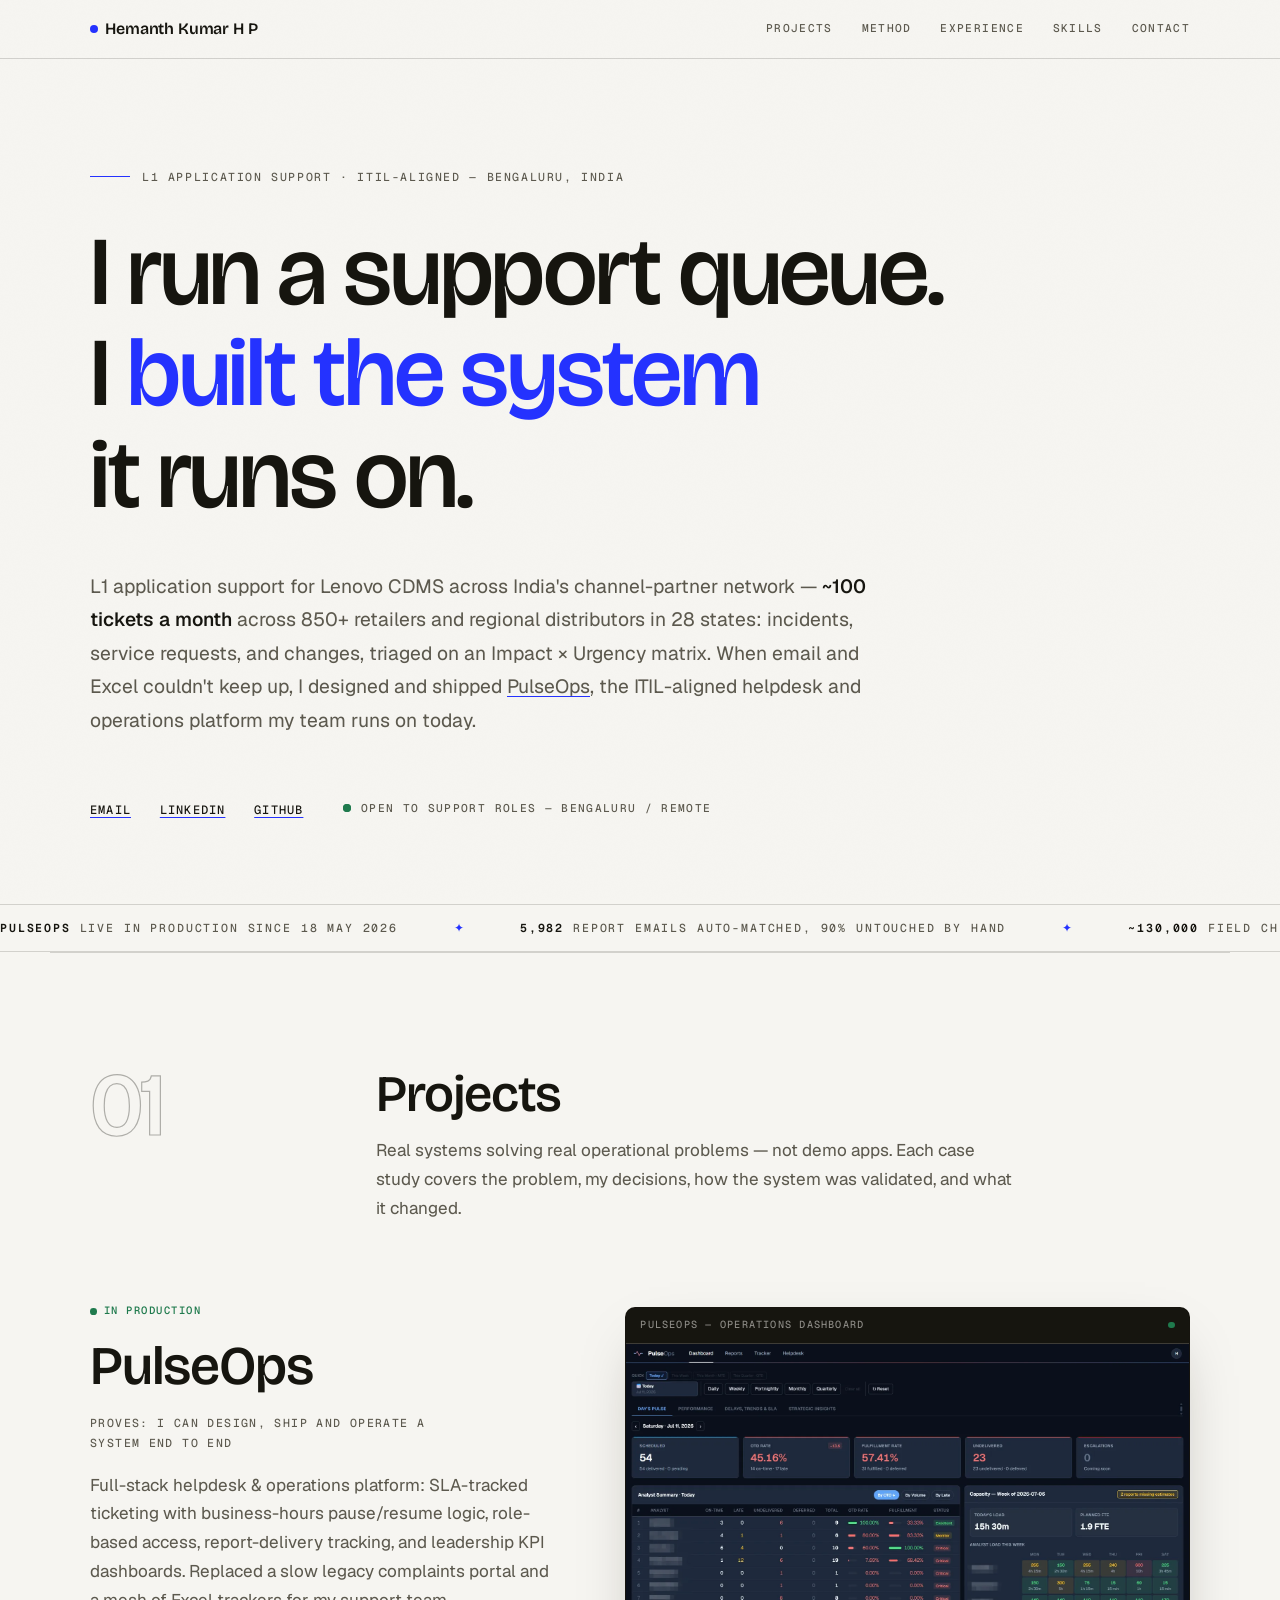
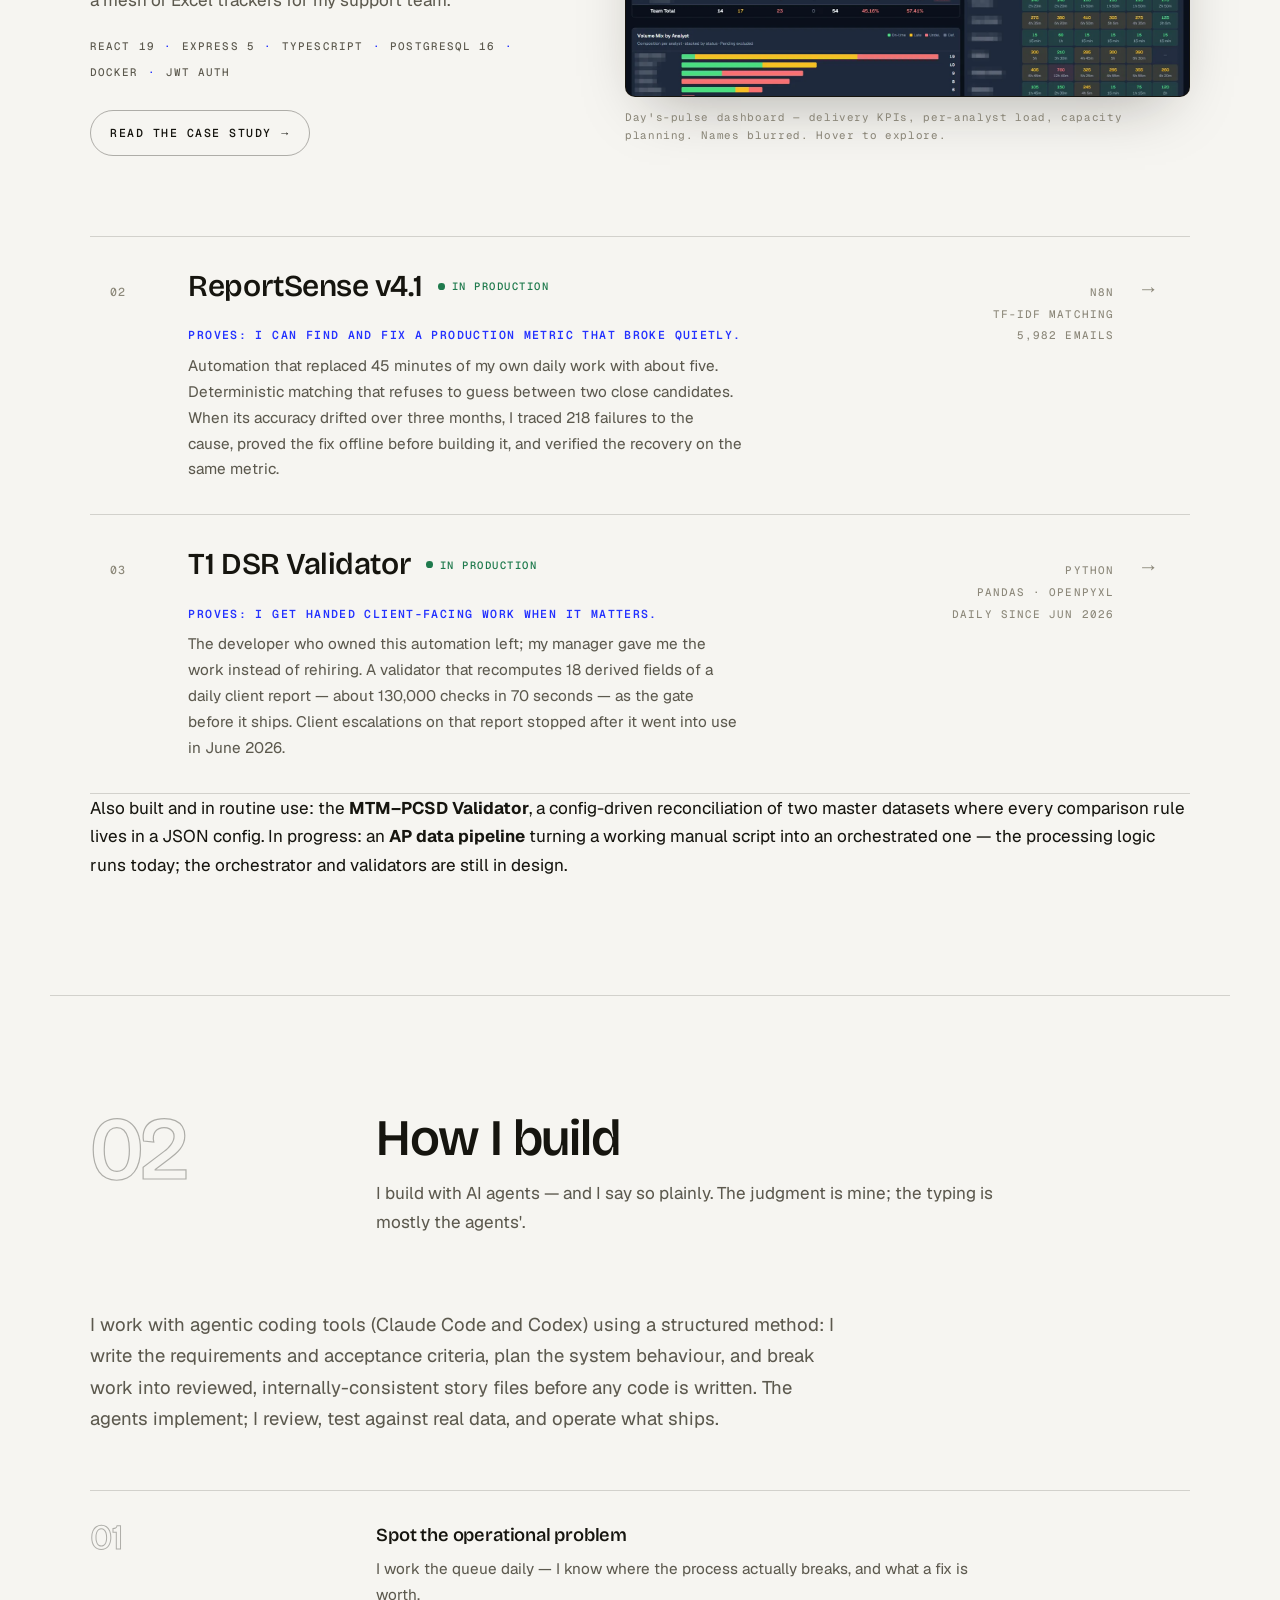
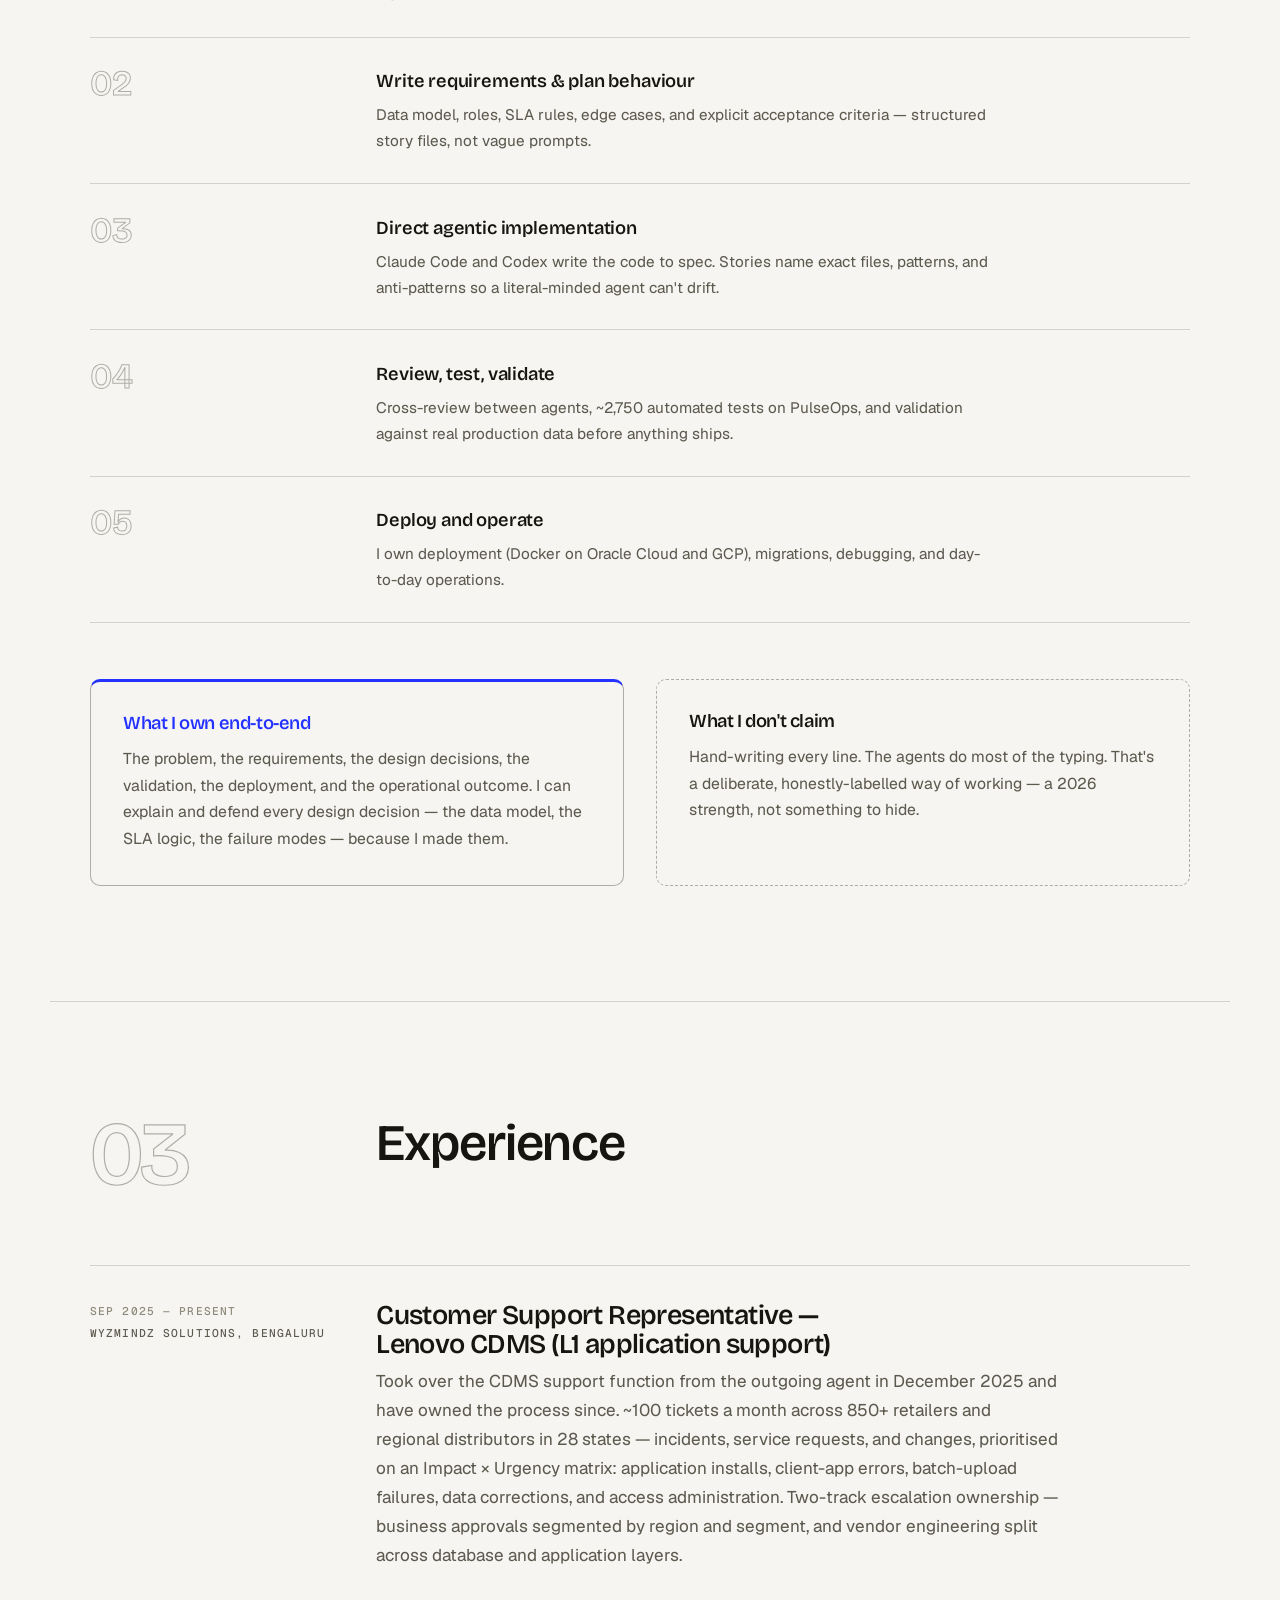
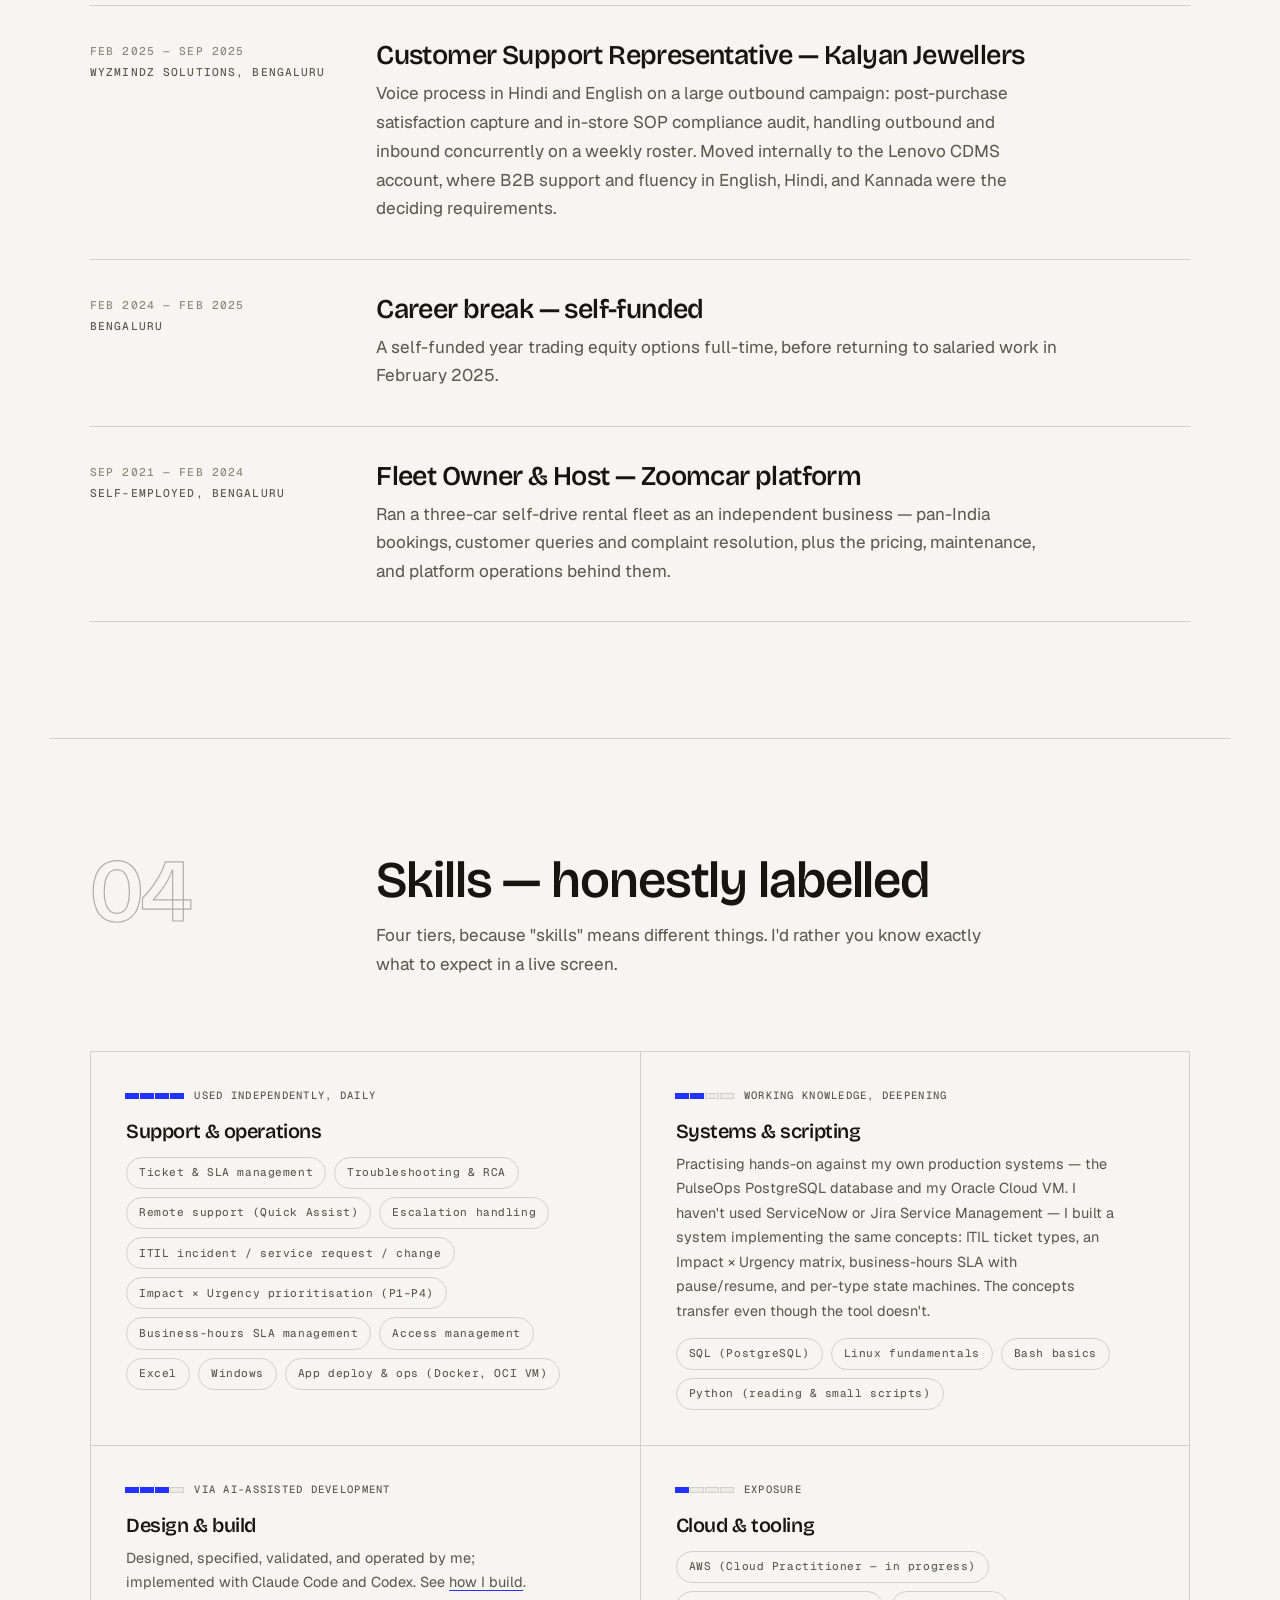
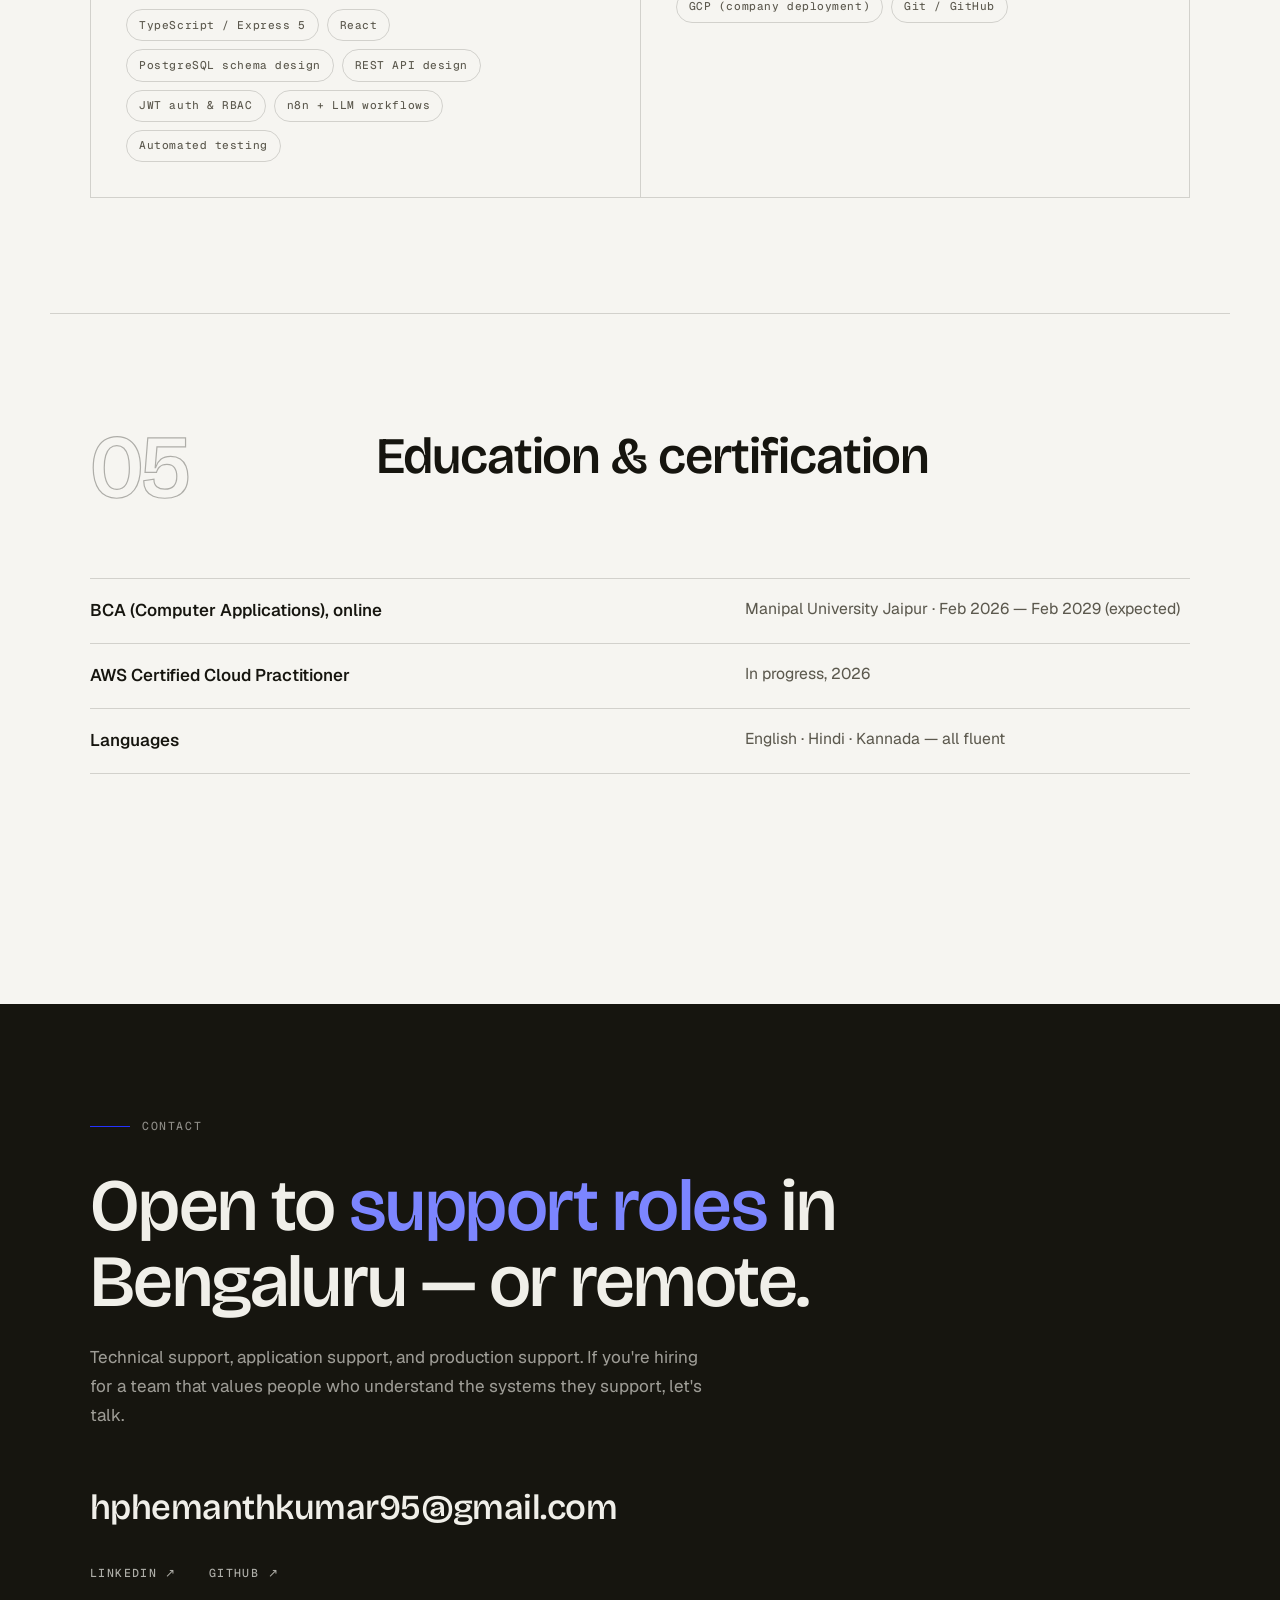
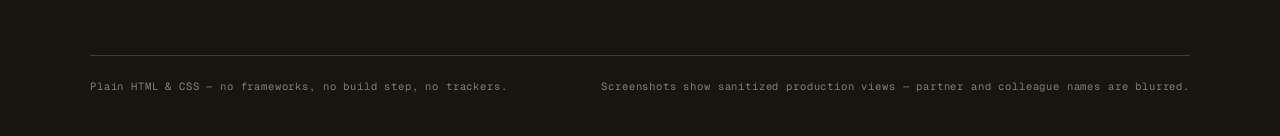
<file: index.html>
<!doctype html>
<html lang="en">
<head>
<meta charset="utf-8">
<meta name="viewport" content="width=device-width, initial-scale=1">
<title>Hemanth Kumar H P — Application Support Engineer, Bengaluru</title>
<meta name="description" content="Application support engineer in Bengaluru. L1 application support for Lenovo CDMS across India's channel-partner network — and builder of PulseOps, the ITIL-aligned helpdesk platform his team runs on.">
<link rel="canonical" href="https://hemanthkumarhp.github.io/">
<meta property="og:title" content="Hemanth Kumar H P — Application Support Engineer">
<meta property="og:description" content="Support engineer who builds his own tooling: SLA-tracked helpdesk platform, email-ingestion automation, and data validators — all in daily production use.">
<meta property="og:type" content="website">
<meta property="og:url" content="https://hemanthkumarhp.github.io/">
<meta property="og:image" content="https://hemanthkumarhp.github.io/assets/img/pulseops-dashboard.webp">
<meta name="theme-color" content="#f6f5f1">
<link rel="icon" href="favicon.svg" type="image/svg+xml">
<link rel="preconnect" href="https://fonts.googleapis.com">
<link rel="preconnect" href="https://fonts.gstatic.com" crossorigin>
<link href="https://fonts.googleapis.com/css2?family=Bricolage+Grotesque:opsz,wght@12..96,300..700&display=swap" rel="stylesheet">
<link rel="stylesheet" href="styles.css">
<script>document.documentElement.classList.add("js");</script>
<script type="application/ld+json">
{
  "@context": "https://schema.org",
  "@type": "Person",
  "name": "Hemanth Kumar H P",
  "jobTitle": "Application Support Engineer",
  "email": "mailto:hphemanthkumar95@gmail.com",
  "address": { "@type": "PostalAddress", "addressLocality": "Bengaluru", "addressCountry": "IN" },
  "url": "https://hemanthkumarhp.github.io/",
  "sameAs": [
    "https://www.linkedin.com/in/hemanthkumarhp",
    "https://github.com/hemanthkumarhp"
  ]
}
</script>
</head>
<body>
<a class="skip-link" href="#main">Skip to content</a>
<div class="progress" aria-hidden="true"></div>

<header class="site-header">
  <div class="wrap bar">
    <a class="wordmark" href="./"><span class="mark-dot" aria-hidden="true"></span>Hemanth Kumar H&nbsp;P</a>
    <nav class="site-nav" aria-label="Main">
      <a href="#projects">Projects</a>
      <a href="#how-i-build">Method</a>
      <a href="#experience">Experience</a>
      <a href="#skills">Skills</a>
      <a href="#contact">Contact</a>
    </nav>
  </div>
</header>

<main id="main">

  <!-- ============================ HERO ============================ -->
  <section class="hero wrap">
    <p class="kicker mono">L1 Application Support · ITIL-aligned — Bengaluru, India</p>
    <h1>
      <span class="line"><span>I run a support queue.</span></span>
      <span class="line"><span>I <span class="accent">built the system</span></span></span>
      <span class="line"><span>it runs on.</span></span>
    </h1>
    <p class="lede reveal" style="--d:.45s">
      L1 application support for Lenovo CDMS across India's channel-partner
      network — <strong>~100 tickets a month</strong> across 850+ retailers and
      regional distributors in 28 states: incidents, service requests, and
      changes, triaged on an
      Impact &times; Urgency matrix. When email and Excel couldn't keep up, I
      designed and shipped <a href="projects/pulseops.html">PulseOps</a>, the
      ITIL-aligned helpdesk and operations platform my team runs on today.
    </p>
    <div class="hero-foot reveal" style="--d:.6s">
      <ul class="contact-row">
        <li><a href="mailto:hphemanthkumar95@gmail.com">Email</a></li>
        <li><a href="https://www.linkedin.com/in/hemanthkumarhp" rel="me">LinkedIn</a></li>
        <li><a href="https://github.com/hemanthkumarhp" rel="me">GitHub</a></li>
      </ul>
      <p class="status-line"><span class="pulse" aria-hidden="true"></span>Open to support roles — Bengaluru / remote</p>
    </div>
  </section>

  <!-- ======================= EVIDENCE STRIP ======================= -->
  <div class="marquee" aria-label="Operating record">
    <div class="marquee-track">
      <div class="marquee-group">
        <span><strong>PulseOps</strong> live in production since 18 May 2026</span><span class="sep" aria-hidden="true">✦</span>
        <span><strong>5,982</strong> report emails auto-matched, 90% untouched by hand</span><span class="sep" aria-hidden="true">✦</span>
        <span><strong>~130,000</strong> field checks before the client report ships, daily</span><span class="sep" aria-hidden="true">✦</span>
        <span><strong>~100</strong> tickets/month · 850+ retailers &amp; distributors · 28 states</span><span class="sep" aria-hidden="true">✦</span>
        <span>React · Express · PostgreSQL · Python · n8n</span><span class="sep" aria-hidden="true">✦</span>
      </div>
      <div class="marquee-group" aria-hidden="true">
        <span><strong>PulseOps</strong> live in production since 18 May 2026</span><span class="sep">✦</span>
        <span><strong>5,982</strong> report emails auto-matched, 90% untouched by hand</span><span class="sep">✦</span>
        <span><strong>~130,000</strong> field checks before the client report ships, daily</span><span class="sep">✦</span>
        <span><strong>~100</strong> tickets/month · 850+ retailers &amp; distributors · 28 states</span><span class="sep">✦</span>
        <span>React · Express · PostgreSQL · Python · n8n</span><span class="sep">✦</span>
      </div>
    </div>
  </div>

  <!-- ============================ PROJECTS ============================ -->
  <section id="projects" aria-labelledby="projects-h" class="section wrap">
    <div class="section-head reveal">
      <span class="sec-num" aria-hidden="true">01</span>
      <div>
        <h2 id="projects-h">Projects</h2>
        <p class="section-sub">
          Real systems solving real operational problems — not demo apps. Each
          case study covers the problem, my decisions, how the system was
          validated, and what it changed.
        </p>
      </div>
    </div>

    <!-- Flagship -->
    <article class="flagship">
      <div class="flagship-body reveal">
        <span class="badge">In production</span>
        <h3><a href="projects/pulseops.html">PulseOps</a></h3>
        <p class="proj-proves mono">Proves: I can design, ship and operate a system end to end</p>
        <p>
          Full-stack helpdesk &amp; operations platform: SLA-tracked ticketing
          with business-hours pause/resume logic, role-based access,
          report-delivery tracking, and leadership KPI dashboards. Replaced a
          slow legacy complaints portal and a mesh of Excel trackers for my
          support team.
        </p>
        <ul class="tags">
          <li>React 19</li><li>Express 5</li><li>TypeScript</li><li>PostgreSQL 16</li><li>Docker</li><li>JWT auth</li>
        </ul>
        <a class="readmore" href="projects/pulseops.html">Read the case study <span class="arr" aria-hidden="true">→</span></a>
      </div>
      <figure class="shot reveal" style="--d:.15s">
        <div class="shot-window">
          <div class="shot-bar" aria-hidden="true">
            <span class="addr">pulseops — operations dashboard</span>
            <span class="live"></span>
          </div>
          <div class="shot-frame">
            <img src="assets/img/pulseops-dashboard.webp" alt="PulseOps operations dashboard showing daily delivery KPIs, per-analyst summary table, volume mix charts and weekly capacity planning" width="1600" height="1555" loading="eager">
          </div>
        </div>
        <figcaption class="shot-cap">Day's-pulse dashboard — delivery KPIs, per-analyst load, capacity planning. Names blurred. Hover to explore.</figcaption>
      </figure>
    </article>

    <!-- Project index -->
    <div class="proj-index reveal">
      <a class="proj-row" href="projects/reportsense.html">
        <span class="proj-idx" aria-hidden="true">02</span>
        <span class="proj-name">ReportSense v4.1 <span class="badge">In production</span></span>
        <span class="proj-desc"><em>Proves: I can find and fix a production metric that broke quietly.</em> Automation that replaced 45 minutes of my own daily work with about five. Deterministic matching that refuses to guess between two close candidates. When its accuracy drifted over three months, I traced 218 failures to the cause, proved the fix offline before building it, and verified the recovery on the same metric.</span>
        <span class="proj-meta">n8n<br>TF-IDF matching<br>5,982 emails</span>
        <span class="proj-arrow" aria-hidden="true">→</span>
      </a>

      <a class="proj-row" href="projects/t1-dsr-validator.html">
        <span class="proj-idx" aria-hidden="true">03</span>
        <span class="proj-name">T1 DSR Validator <span class="badge">In production</span></span>
        <span class="proj-desc"><em>Proves: I get handed client-facing work when it matters.</em> The developer who owned this automation left; my manager gave me the work instead of rehiring. A validator that recomputes 18 derived fields of a daily client report — about 130,000 checks in 70 seconds — as the gate before it ships. Client escalations on that report stopped after it went into use in June 2026.</span>
        <span class="proj-meta">Python<br>pandas · openpyxl<br>daily since Jun 2026</span>
        <span class="proj-arrow" aria-hidden="true">→</span>
      </a>

    </div>
    <p class="note reveal">
      Also built and in routine use: the <strong>MTM&ndash;PCSD Validator</strong>,
      a config-driven reconciliation of two master datasets where every
      comparison rule lives in a JSON config. In progress: an
      <strong>AP data pipeline</strong> turning a working manual script into an
      orchestrated one &mdash; the processing logic runs today; the orchestrator
      and validators are still in design.
    </p>
  </section>

  <!-- ============================ HOW I BUILD ============================ -->
  <section id="how-i-build" aria-labelledby="how-h" class="section wrap">
    <div class="section-head reveal">
      <span class="sec-num" aria-hidden="true">02</span>
      <div>
        <h2 id="how-h">How I build</h2>
        <p class="section-sub">
          I build with AI agents — and I say so plainly. The judgment is mine;
          the typing is mostly the agents'.
        </p>
      </div>
    </div>

    <p class="how-lede reveal">
      I work with agentic coding tools (Claude Code and Codex) using a
      structured method: I write the requirements and acceptance criteria, plan
      the system behaviour, and break work into reviewed, internally-consistent
      story files before any code is written. The agents implement; I review,
      test against real data, and operate what ships.
    </p>

    <ol class="steps reveal">
      <li>
        <div>
          <strong>Spot the operational problem</strong>
          <span class="small">I work the queue daily — I know where the process actually breaks, and what a fix is worth.</span>
        </div>
      </li>
      <li>
        <div>
          <strong>Write requirements &amp; plan behaviour</strong>
          <span class="small">Data model, roles, SLA rules, edge cases, and explicit acceptance criteria — structured story files, not vague prompts.</span>
        </div>
      </li>
      <li>
        <div>
          <strong>Direct agentic implementation</strong>
          <span class="small">Claude Code and Codex write the code to spec. Stories name exact files, patterns, and anti-patterns so a literal-minded agent can't drift.</span>
        </div>
      </li>
      <li>
        <div>
          <strong>Review, test, validate</strong>
          <span class="small">Cross-review between agents, ~2,750 automated tests on PulseOps, and validation against real production data before anything ships.</span>
        </div>
      </li>
      <li>
        <div>
          <strong>Deploy and operate</strong>
          <span class="small">I own deployment (Docker on Oracle Cloud and GCP), migrations, debugging, and day-to-day operations.</span>
        </div>
      </li>
    </ol>

    <div class="owns reveal">
      <div class="box claim">
        <h3>What I own end-to-end</h3>
        <p>The problem, the requirements, the design decisions, the validation, the deployment, and the operational outcome. I can explain and defend every design decision — the data model, the SLA logic, the failure modes — because I made them.</p>
      </div>
      <div class="box noclaim">
        <h3>What I don't claim</h3>
        <p>Hand-writing every line. The agents do most of the typing. That's a deliberate, honestly-labelled way of working — a 2026 strength, not something to hide.</p>
      </div>
    </div>
  </section>

  <!-- ============================ EXPERIENCE ============================ -->
  <section id="experience" aria-labelledby="exp-h" class="section wrap">
    <div class="section-head reveal">
      <span class="sec-num" aria-hidden="true">03</span>
      <div><h2 id="exp-h">Experience</h2></div>
    </div>

    <div class="roles">
      <article class="role reveal">
        <p class="when">Sep 2025 — Present<span class="org">Wyzmindz Solutions, Bengaluru</span></p>
        <div>
          <h3>Customer Support Representative — Lenovo CDMS <span class="small">(L1 application support)</span></h3>
          <p>
            Took over the CDMS support function from the outgoing agent in
            December 2025 and have owned the process since. ~100 tickets a month
            across 850+ retailers and regional distributors in 28 states —
            incidents, service requests, and changes, prioritised on an Impact &times; Urgency
            matrix: application installs, client-app errors, batch-upload
            failures, data corrections, and access administration. Two-track
            escalation ownership — business approvals segmented by region and
            segment, and vendor engineering split across database and
            application layers.
          </p>
        </div>
      </article>

      <article class="role reveal">
        <p class="when">Feb 2025 — Sep 2025<span class="org">Wyzmindz Solutions, Bengaluru</span></p>
        <div>
          <h3>Customer Support Representative — Kalyan Jewellers</h3>
          <p>
            Voice process in Hindi and English on a large outbound campaign:
            post-purchase satisfaction capture and in-store SOP compliance
            audit, handling outbound and inbound concurrently on a weekly
            roster. Moved internally to the Lenovo CDMS account, where B2B
            support and fluency in English, Hindi, and Kannada were the
            deciding requirements.
          </p>
        </div>
      </article>

      <article class="role reveal">
        <p class="when">Feb 2024 — Feb 2025<span class="org">Bengaluru</span></p>
        <div>
          <h3>Career break — self-funded</h3>
          <p>
            A self-funded year trading equity options full-time, before
            returning to salaried work in February 2025.
          </p>
        </div>
      </article>

      <article class="role reveal">
        <p class="when">Sep 2021 — Feb 2024<span class="org">Self-employed, Bengaluru</span></p>
        <div>
          <h3>Fleet Owner &amp; Host — Zoomcar platform</h3>
          <p>
            Ran a three-car self-drive rental fleet as an independent business —
            pan-India bookings, customer queries and complaint resolution, plus
            the pricing, maintenance, and platform operations behind them.
          </p>
        </div>
      </article>
    </div>
  </section>

  <!-- ============================ SKILLS ============================ -->
  <section id="skills" aria-labelledby="skills-h" class="section wrap">
    <div class="section-head reveal">
      <span class="sec-num" aria-hidden="true">04</span>
      <div>
        <h2 id="skills-h">Skills — honestly labelled</h2>
        <p class="section-sub">
          Four tiers, because "skills" means different things. I'd rather you
          know exactly what to expect in a live screen.
        </p>
      </div>
    </div>

    <div class="tiers reveal">
      <div class="tier" data-lvl="4">
        <p class="tier-lvl"><span class="bars" aria-hidden="true"><i></i><i></i><i></i><i></i></span>Used independently, daily</p>
        <h3>Support &amp; operations</h3>
        <ul class="chips">
          <li>Ticket &amp; SLA management</li>
          <li>Troubleshooting &amp; RCA</li>
          <li>Remote support (Quick Assist)</li>
          <li>Escalation handling</li>
          <li>ITIL incident / service request / change</li>
          <li>Impact &times; Urgency prioritisation (P1–P4)</li>
          <li>Business-hours SLA management</li>
          <li>Access management</li>
          <li>Excel</li>
          <li>Windows</li>
          <li>App deploy &amp; ops (Docker, OCI VM)</li>
        </ul>
      </div>

      <div class="tier" data-lvl="2">
        <p class="tier-lvl"><span class="bars" aria-hidden="true"><i></i><i></i><i></i><i></i></span>Working knowledge, deepening</p>
        <h3>Systems &amp; scripting</h3>
        <p class="note">Practising hands-on against my own production systems — the PulseOps PostgreSQL database and my Oracle Cloud VM. I haven't used ServiceNow or Jira Service Management &mdash; I built a system implementing the same concepts: ITIL ticket types, an Impact &times; Urgency matrix, business-hours SLA with pause/resume, and per-type state machines. The concepts transfer even though the tool doesn't.</p>
        <ul class="chips">
          <li>SQL (PostgreSQL)</li>
          <li>Linux fundamentals</li>
          <li>Bash basics</li>
          <li>Python (reading &amp; small scripts)</li>
        </ul>
      </div>

      <div class="tier" data-lvl="3">
        <p class="tier-lvl"><span class="bars" aria-hidden="true"><i></i><i></i><i></i><i></i></span>Via AI-assisted development</p>
        <h3>Design &amp; build</h3>
        <p class="note">Designed, specified, validated, and operated by me; implemented with Claude Code and Codex. See <a href="#how-i-build">how I build</a>.</p>
        <ul class="chips">
          <li>TypeScript / Express 5</li>
          <li>React</li>
          <li>PostgreSQL schema design</li>
          <li>REST API design</li>
          <li>JWT auth &amp; RBAC</li>
          <li>n8n + LLM workflows</li>
          <li>Automated testing</li>
        </ul>
      </div>

      <div class="tier" data-lvl="1">
        <p class="tier-lvl"><span class="bars" aria-hidden="true"><i></i><i></i><i></i><i></i></span>Exposure</p>
        <h3>Cloud &amp; tooling</h3>
        <ul class="chips">
          <li>AWS (Cloud Practitioner — in progress)</li>
          <li>GCP (company deployment)</li>
          <li>Git / GitHub</li>
        </ul>
      </div>
    </div>
  </section>

  <!-- ============================ EDUCATION ============================ -->
  <section id="education" aria-labelledby="edu-h" class="section wrap">
    <div class="section-head reveal">
      <span class="sec-num" aria-hidden="true">05</span>
      <div><h2 id="edu-h">Education &amp; certification</h2></div>
    </div>
    <dl class="facts reveal">
      <div class="row"><dt>BCA (Computer Applications), online</dt><dd>Manipal University Jaipur · Feb 2026 — Feb 2029 (expected)</dd></div>
      <div class="row"><dt>AWS Certified Cloud Practitioner</dt><dd>In progress, 2026</dd></div>
      <div class="row"><dt>Languages</dt><dd>English · Hindi · Kannada — all fluent</dd></div>
    </dl>
  </section>

</main>

<!-- ============================ FOOTER ============================ -->
<footer class="site-footer" id="contact">
  <div class="wrap">
    <p class="footer-kicker mono">Contact</p>
    <h2 class="reveal">Open to <span class="accent">support roles</span> in Bengaluru — or remote.</h2>
    <p class="footer-sub reveal">Technical support, application support, and production support. If you're hiring for a team that values people who understand the systems they support, let's talk.</p>
    <a class="footer-mail reveal" href="mailto:hphemanthkumar95@gmail.com">hphemanthkumar95@gmail.com</a>
    <div class="footer-links reveal">
      <a href="https://www.linkedin.com/in/hemanthkumarhp" rel="me">LinkedIn ↗</a>
      <a href="https://github.com/hemanthkumarhp" rel="me">GitHub ↗</a>
    </div>
    <div class="footer-note">
      <span>Plain HTML &amp; CSS — no frameworks, no build step, no trackers.</span>
      <span>Screenshots show sanitized production views — partner and colleague names are blurred.</span>
    </div>
  </div>
</footer>

<script src="main.js" defer></script>
</body>
</html>
</file>
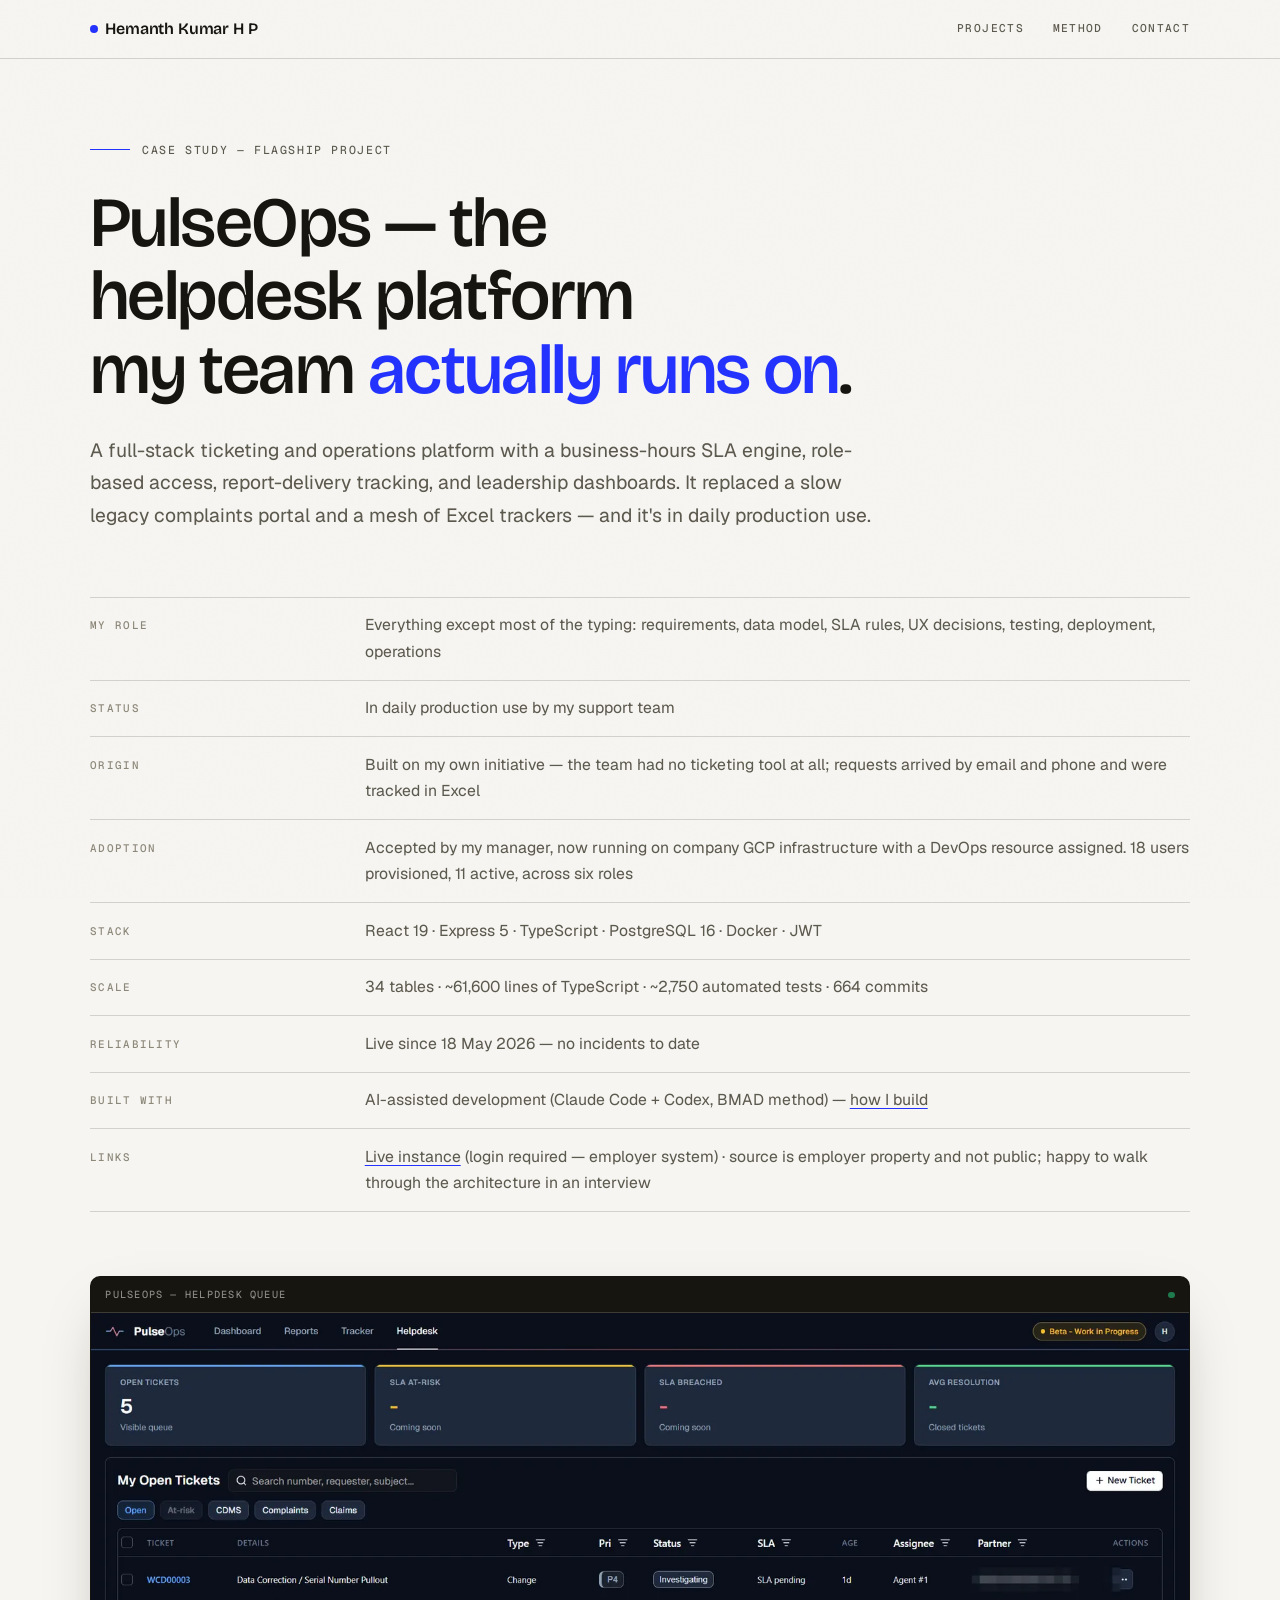
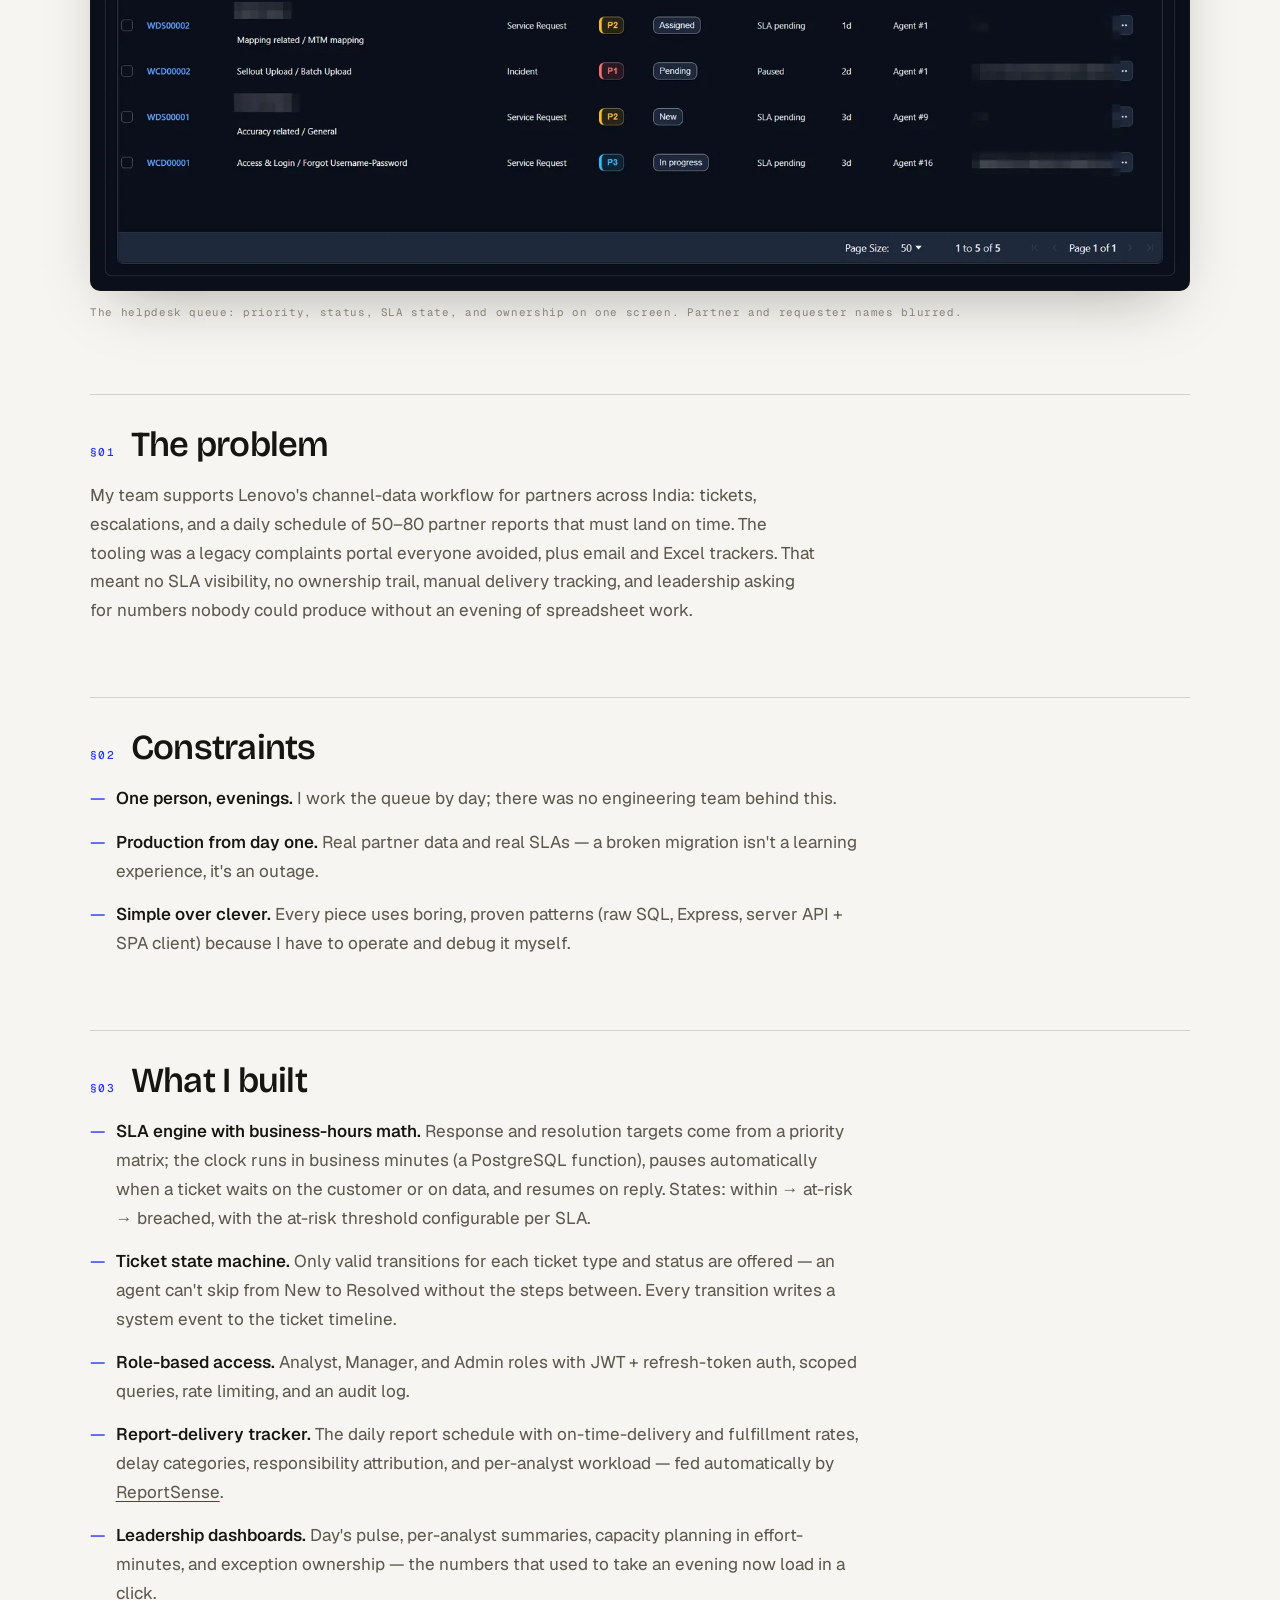
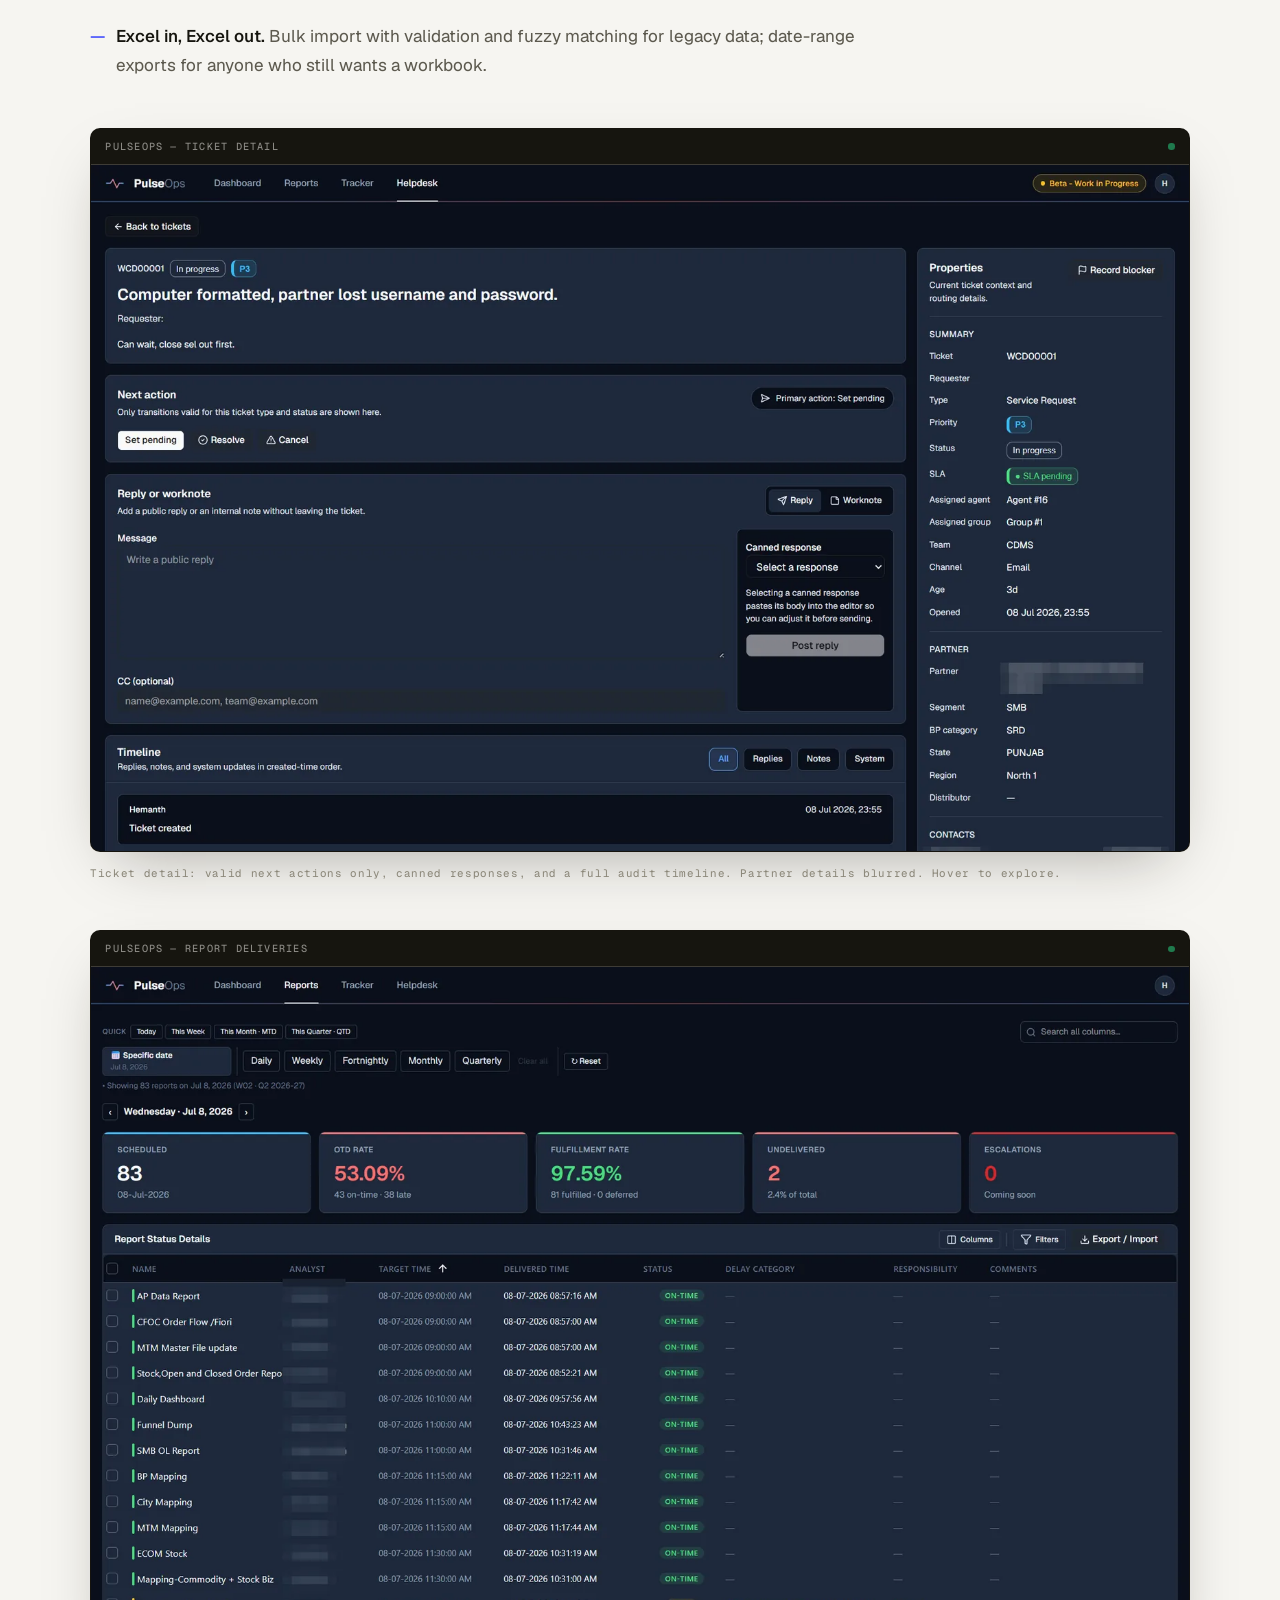
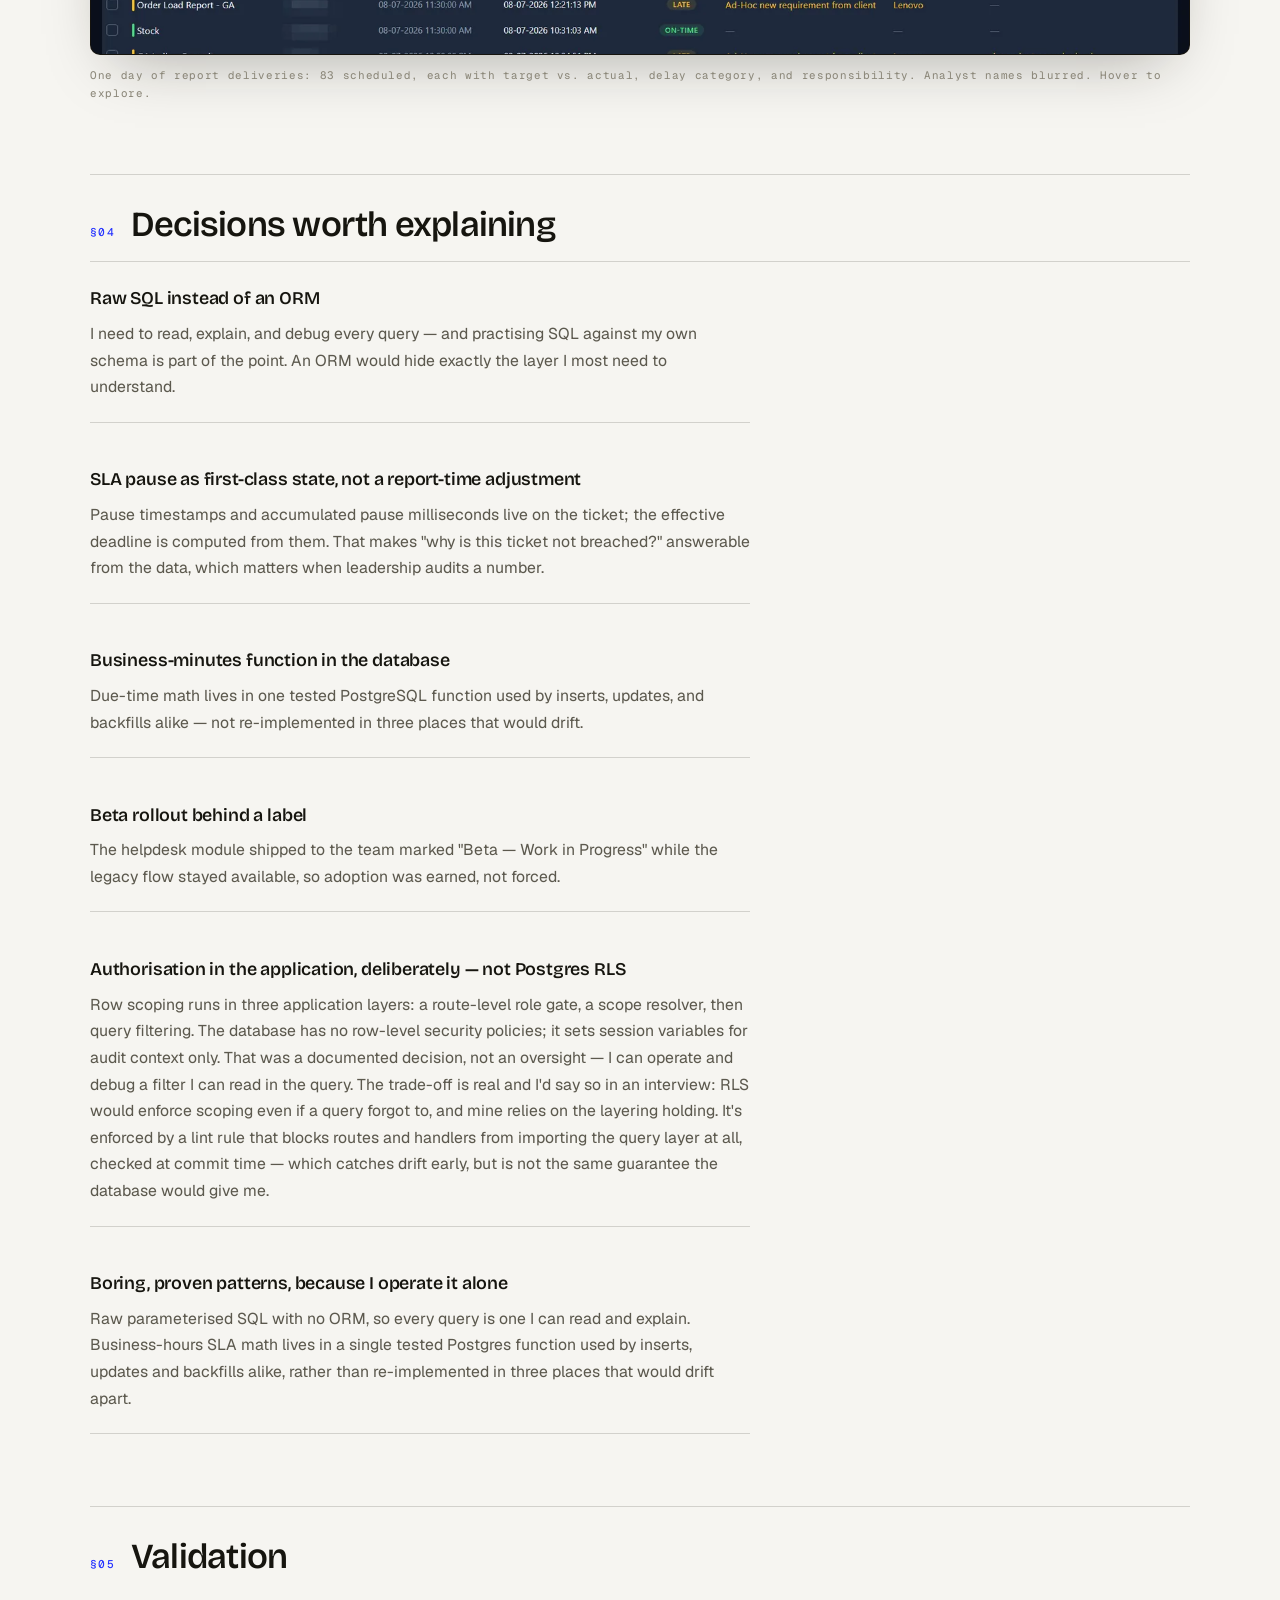
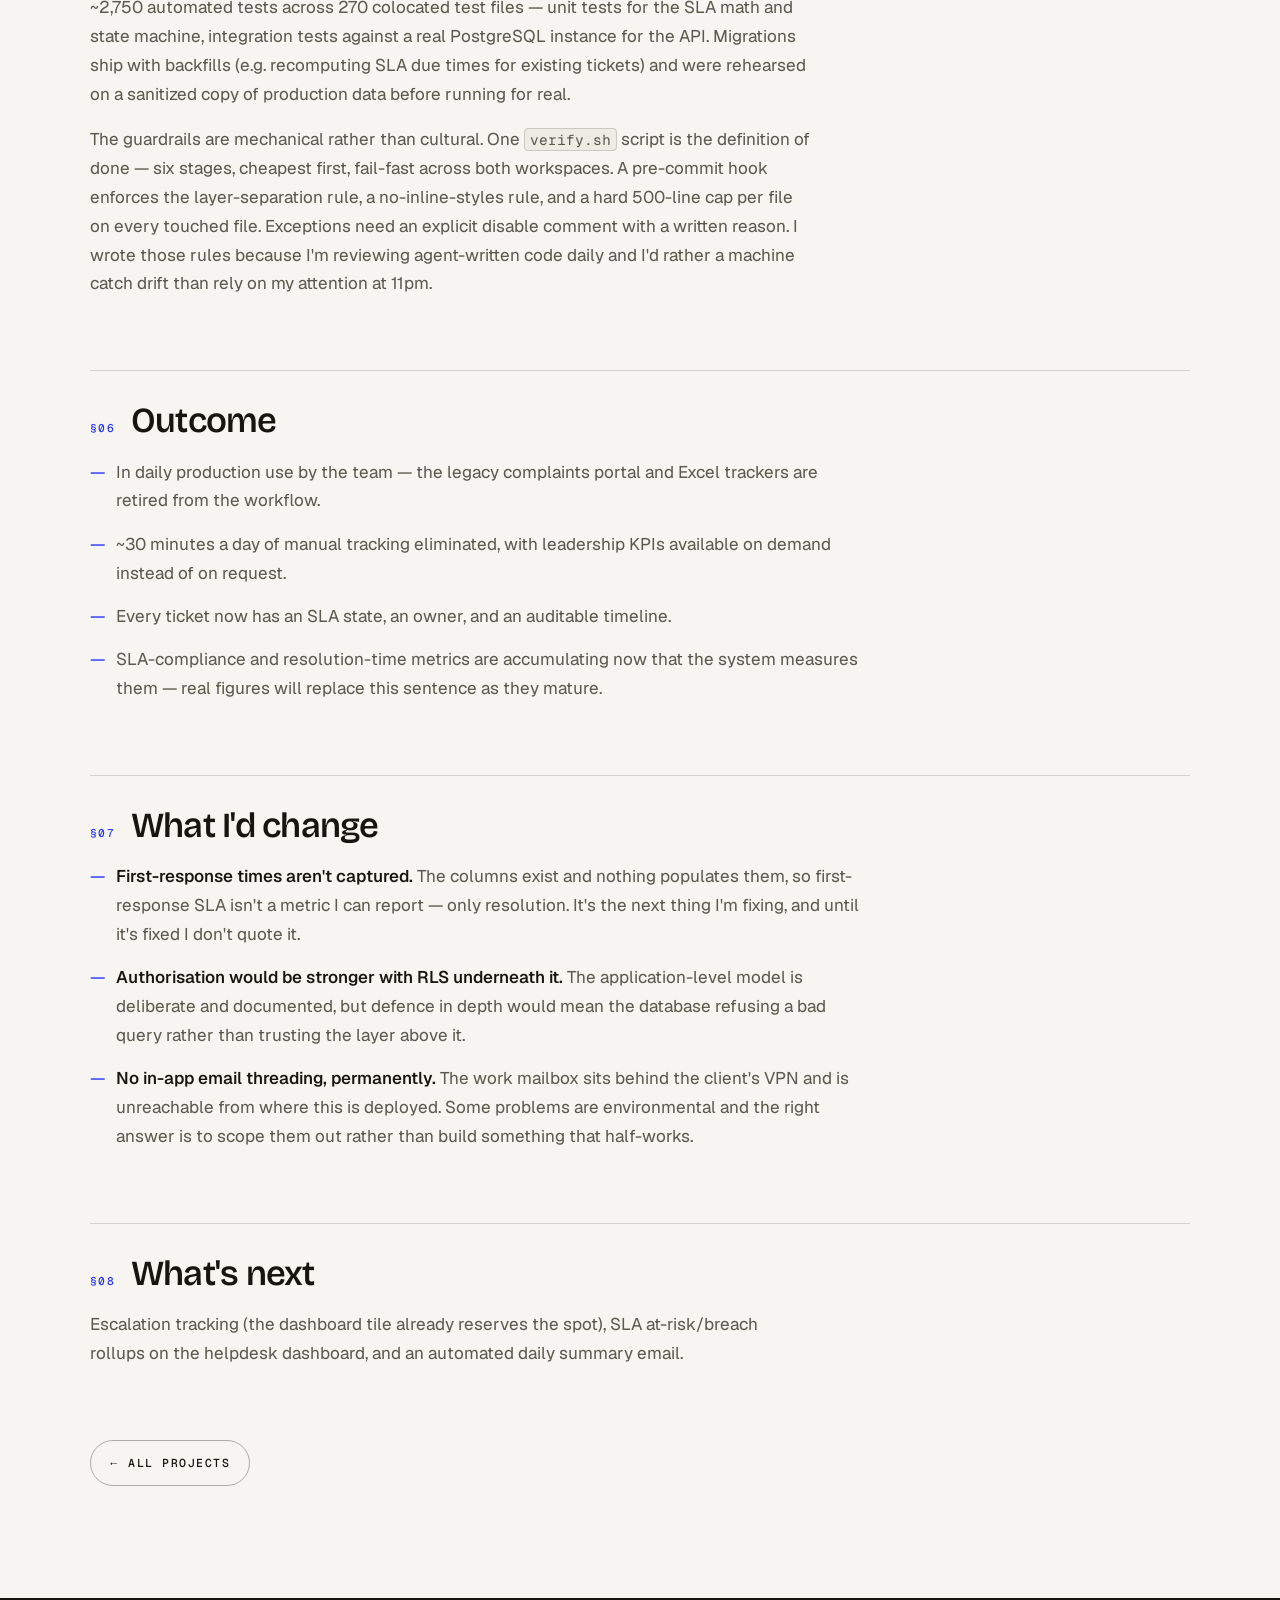
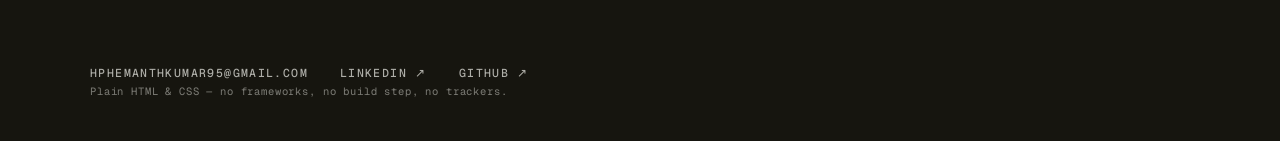
<file: projects/pulseops.html>
<!doctype html>
<html lang="en">
<head>
<meta charset="utf-8">
<meta name="viewport" content="width=device-width, initial-scale=1">
<title>PulseOps — SLA-tracked helpdesk platform | Hemanth Kumar H P</title>
<meta name="description" content="Case study: how a support engineer designed and shipped PulseOps, a full-stack helpdesk and operations platform with a business-hours SLA engine, now in daily production use.">
<link rel="canonical" href="https://hemanthkumarhp.github.io/projects/pulseops.html">
<meta property="og:title" content="PulseOps — SLA-tracked helpdesk platform">
<meta property="og:description" content="From email + Excel to a production ticketing system: data model, SLA engine, RBAC, dashboards — designed and operated by the person who works the queue.">
<meta property="og:type" content="article">
<meta property="og:url" content="https://hemanthkumarhp.github.io/projects/pulseops.html">
<meta property="og:image" content="https://hemanthkumarhp.github.io/assets/img/pulseops-dashboard.webp">
<meta name="theme-color" content="#f6f5f1">
<link rel="icon" href="../favicon.svg" type="image/svg+xml">
<link rel="preconnect" href="https://fonts.googleapis.com">
<link rel="preconnect" href="https://fonts.gstatic.com" crossorigin>
<link href="https://fonts.googleapis.com/css2?family=Bricolage+Grotesque:opsz,wght@12..96,300..700&display=swap" rel="stylesheet">
<link rel="stylesheet" href="../styles.css">
<script>document.documentElement.classList.add("js");</script>
</head>
<body>
<a class="skip-link" href="#main">Skip to content</a>
<div class="progress" aria-hidden="true"></div>

<header class="site-header">
  <div class="wrap bar">
    <a class="wordmark" href="../"><span class="mark-dot" aria-hidden="true"></span>Hemanth Kumar H&nbsp;P</a>
    <nav class="site-nav" aria-label="Main">
      <a href="../#projects">Projects</a>
      <a href="../#how-i-build">Method</a>
      <a href="../#contact">Contact</a>
    </nav>
  </div>
</header>

<main id="main" class="wrap">
  <article>
    <header class="article-hero">
      <p class="kicker mono">Case study — Flagship project</p>
      <h1>
        <span class="line"><span>PulseOps — the helpdesk platform</span></span>
        <span class="line"><span>my team <span class="accent">actually runs on</span>.</span></span>
      </h1>
      <p class="lede reveal" style="--d:.35s">
        A full-stack ticketing and operations platform with a business-hours SLA
        engine, role-based access, report-delivery tracking, and leadership
        dashboards. It replaced a slow legacy complaints portal and a mesh of
        Excel trackers — and it's in daily production use.
      </p>
    </header>

    <div class="article-body">
      <dl class="summary reveal">
        <div><dt>My role</dt><dd>Everything except most of the typing: requirements, data model, SLA rules, UX decisions, testing, deployment, operations</dd></div>
        <div><dt>Status</dt><dd>In daily production use by my support team</dd></div>
        <div><dt>Origin</dt><dd>Built on my own initiative &mdash; the team had no ticketing tool at all; requests arrived by email and phone and were tracked in Excel</dd></div>
        <div><dt>Adoption</dt><dd>Accepted by my manager, now running on company GCP infrastructure with a DevOps resource assigned. 18 users provisioned, 11 active, across six roles</dd></div>
        <div><dt>Stack</dt><dd>React 19 · Express 5 · TypeScript · PostgreSQL 16 · Docker · JWT</dd></div>
        <div><dt>Scale</dt><dd>34 tables · ~61,600 lines of TypeScript · ~2,750 automated tests · 664 commits</dd></div>
        <div><dt>Reliability</dt><dd>Live since 18 May 2026 — no incidents to date</dd></div>
        <div><dt>Built with</dt><dd>AI-assisted development (Claude Code + Codex, BMAD method) — <a href="../#how-i-build">how I build</a></dd></div>
        <div><dt>Links</dt><dd><a href="https://pulseops.duckdns.org/" rel="noopener">Live instance</a> (login required — employer system) · source is employer property and not public; happy to walk through the architecture in an interview</dd></div>
      </dl>

      <figure class="shot reveal">
        <div class="shot-window">
          <div class="shot-bar" aria-hidden="true">
            <span class="addr">pulseops — helpdesk queue</span>
            <span class="live"></span>
          </div>
          <div class="shot-frame natural">
            <img src="../assets/img/pulseops-tickets.webp" alt="PulseOps helpdesk queue showing five open tickets with type, priority, status, SLA state, age, assignee and partner columns" width="1600" height="841" loading="eager">
          </div>
        </div>
        <figcaption class="shot-cap">The helpdesk queue: priority, status, SLA state, and ownership on one screen. Partner and requester names blurred.</figcaption>
      </figure>

      <h2><span class="h-idx" aria-hidden="true">§01</span>The problem</h2>
      <p>
        My team supports Lenovo's channel-data workflow for partners across India:
        tickets, escalations, and a daily schedule of 50–80 partner reports that
        must land on time. The tooling was a legacy complaints portal everyone
        avoided, plus email and Excel trackers. That meant no SLA visibility, no
        ownership trail, manual delivery tracking, and leadership asking for
        numbers nobody could produce without an evening of spreadsheet work.
      </p>

      <h2><span class="h-idx" aria-hidden="true">§02</span>Constraints</h2>
      <ul class="tight">
        <li><strong>One person, evenings.</strong> I work the queue by day; there was no engineering team behind this.</li>
        <li><strong>Production from day one.</strong> Real partner data and real SLAs — a broken migration isn't a learning experience, it's an outage.</li>
        <li><strong>Simple over clever.</strong> Every piece uses boring, proven patterns (raw SQL, Express, server API + SPA client) because I have to operate and debug it myself.</li>
      </ul>

      <h2><span class="h-idx" aria-hidden="true">§03</span>What I built</h2>
      <ul class="tight">
        <li><strong>SLA engine with business-hours math.</strong> Response and resolution targets come from a priority matrix; the clock runs in business minutes (a PostgreSQL function), pauses automatically when a ticket waits on the customer or on data, and resumes on reply. States: within → at-risk → breached, with the at-risk threshold configurable per SLA.</li>
        <li><strong>Ticket state machine.</strong> Only valid transitions for each ticket type and status are offered — an agent can't skip from New to Resolved without the steps between. Every transition writes a system event to the ticket timeline.</li>
        <li><strong>Role-based access.</strong> Analyst, Manager, and Admin roles with JWT + refresh-token auth, scoped queries, rate limiting, and an audit log.</li>
        <li><strong>Report-delivery tracker.</strong> The daily report schedule with on-time-delivery and fulfillment rates, delay categories, responsibility attribution, and per-analyst workload — fed automatically by <a href="reportsense.html">ReportSense</a>.</li>
        <li><strong>Leadership dashboards.</strong> Day's pulse, per-analyst summaries, capacity planning in effort-minutes, and exception ownership — the numbers that used to take an evening now load in a click.</li>
        <li><strong>Excel in, Excel out.</strong> Bulk import with validation and fuzzy matching for legacy data; date-range exports for anyone who still wants a workbook.</li>
      </ul>

      <figure class="shot reveal">
        <div class="shot-window">
          <div class="shot-bar" aria-hidden="true">
            <span class="addr">pulseops — ticket detail</span>
            <span class="live"></span>
          </div>
          <div class="shot-frame">
            <img src="../assets/img/pulseops-ticket-detail.webp" alt="PulseOps ticket detail page with next-action buttons, reply and worknote editor, full timeline of status changes, and a properties panel showing SLA state and routing" width="1600" height="1801" loading="lazy">
          </div>
        </div>
        <figcaption class="shot-cap">Ticket detail: valid next actions only, canned responses, and a full audit timeline. Partner details blurred. Hover to explore.</figcaption>
      </figure>

      <figure class="shot reveal">
        <div class="shot-window">
          <div class="shot-bar" aria-hidden="true">
            <span class="addr">pulseops — report deliveries</span>
            <span class="live"></span>
          </div>
          <div class="shot-frame">
            <img src="../assets/img/pulseops-reports.webp" alt="PulseOps reports page listing a full day of scheduled partner reports with target time, delivered time, on-time or late status, delay category and responsibility columns" width="1600" height="2632" loading="lazy">
          </div>
        </div>
        <figcaption class="shot-cap">One day of report deliveries: 83 scheduled, each with target vs. actual, delay category, and responsibility. Analyst names blurred. Hover to explore.</figcaption>
      </figure>

      <h2><span class="h-idx" aria-hidden="true">§04</span>Decisions worth explaining</h2>
      <dl class="decisions">
        <dt>Raw SQL instead of an ORM</dt>
        <dd>I need to read, explain, and debug every query — and practising SQL against my own schema is part of the point. An ORM would hide exactly the layer I most need to understand.</dd>
        <dt>SLA pause as first-class state, not a report-time adjustment</dt>
        <dd>Pause timestamps and accumulated pause milliseconds live on the ticket; the effective deadline is computed from them. That makes "why is this ticket not breached?" answerable from the data, which matters when leadership audits a number.</dd>
        <dt>Business-minutes function in the database</dt>
        <dd>Due-time math lives in one tested PostgreSQL function used by inserts, updates, and backfills alike — not re-implemented in three places that would drift.</dd>
        <dt>Beta rollout behind a label</dt>
        <dd>The helpdesk module shipped to the team marked "Beta — Work in Progress" while the legacy flow stayed available, so adoption was earned, not forced.</dd>
        <dt>Authorisation in the application, deliberately &mdash; not Postgres RLS</dt>
        <dd>Row scoping runs in three application layers: a route-level role gate, a scope resolver, then query filtering. The database has <em>no</em> row-level security policies; it sets session variables for audit context only. That was a documented decision, not an oversight &mdash; I can operate and debug a filter I can read in the query. The trade-off is real and I'd say so in an interview: RLS would enforce scoping even if a query forgot to, and mine relies on the layering holding. It's enforced by a lint rule that blocks routes and handlers from importing the query layer at all, checked at commit time &mdash; which catches drift early, but is not the same guarantee the database would give me.</dd>
        <dt>Boring, proven patterns, because I operate it alone</dt>
        <dd>Raw parameterised SQL with no ORM, so every query is one I can read and explain. Business-hours SLA math lives in a single tested Postgres function used by inserts, updates and backfills alike, rather than re-implemented in three places that would drift apart.</dd>
      </dl>

      <h2><span class="h-idx" aria-hidden="true">§05</span>Validation</h2>
      <p>
        ~2,750 automated tests across 270 colocated test files — unit tests for
        the SLA math and state machine, integration tests against a real
        PostgreSQL instance for the API. Migrations ship with backfills (e.g.
        recomputing SLA due times for existing tickets) and were rehearsed on a
        sanitized copy of production data before running for real.
      </p>
      <p>
        The guardrails are mechanical rather than cultural. One
        <code>verify.sh</code> script is the definition of done &mdash; six stages,
        cheapest first, fail-fast across both workspaces. A pre-commit hook
        enforces the layer-separation rule, a no-inline-styles rule, and a hard
        500-line cap per file on every touched file. Exceptions need an explicit
        disable comment with a written reason. I wrote those rules because I'm
        reviewing agent-written code daily and I'd rather a machine catch drift
        than rely on my attention at 11pm.
      </p>

      <h2><span class="h-idx" aria-hidden="true">§06</span>Outcome</h2>
      <ul class="tight">
        <li>In daily production use by the team — the legacy complaints portal and Excel trackers are retired from the workflow.</li>
        <li>~30 minutes a day of manual tracking eliminated, with leadership KPIs available on demand instead of on request.</li>
        <li>Every ticket now has an SLA state, an owner, and an auditable timeline.</li>
        <li>SLA-compliance and resolution-time metrics are accumulating now that the system measures them — real figures will replace this sentence as they mature.</li>
      </ul>

      <h2><span class="h-idx" aria-hidden="true">§07</span>What I'd change</h2>
      <ul class="tight">
        <li><strong>First-response times aren't captured.</strong> The columns exist and nothing populates them, so first-response SLA isn't a metric I can report &mdash; only resolution. It's the next thing I'm fixing, and until it's fixed I don't quote it.</li>
        <li><strong>Authorisation would be stronger with RLS underneath it.</strong> The application-level model is deliberate and documented, but defence in depth would mean the database refusing a bad query rather than trusting the layer above it.</li>
        <li><strong>No in-app email threading, permanently.</strong> The work mailbox sits behind the client's VPN and is unreachable from where this is deployed. Some problems are environmental and the right answer is to scope them out rather than build something that half-works.</li>
      </ul>

      <h2><span class="h-idx" aria-hidden="true">§08</span>What's next</h2>
      <p>
        Escalation tracking (the dashboard tile already reserves the spot), SLA
        at-risk/breach rollups on the helpdesk dashboard, and an automated daily
        summary email.
      </p>

      <a class="backlink" href="../#projects"><span class="arr" aria-hidden="true">←</span> All projects</a>
    </div>
  </article>
</main>

<footer class="site-footer compact">
  <div class="wrap">
    <div class="footer-links">
      <a href="mailto:hphemanthkumar95@gmail.com">hphemanthkumar95@gmail.com</a>
      <a href="https://www.linkedin.com/in/hemanthkumarhp" rel="me">LinkedIn ↗</a>
      <a href="https://github.com/hemanthkumarhp" rel="me">GitHub ↗</a>
    </div>
    <div class="footer-note">
      <span>Plain HTML &amp; CSS — no frameworks, no build step, no trackers.</span>
    </div>
  </div>
</footer>

<script src="../main.js" defer></script>
</body>
</html>
</file>
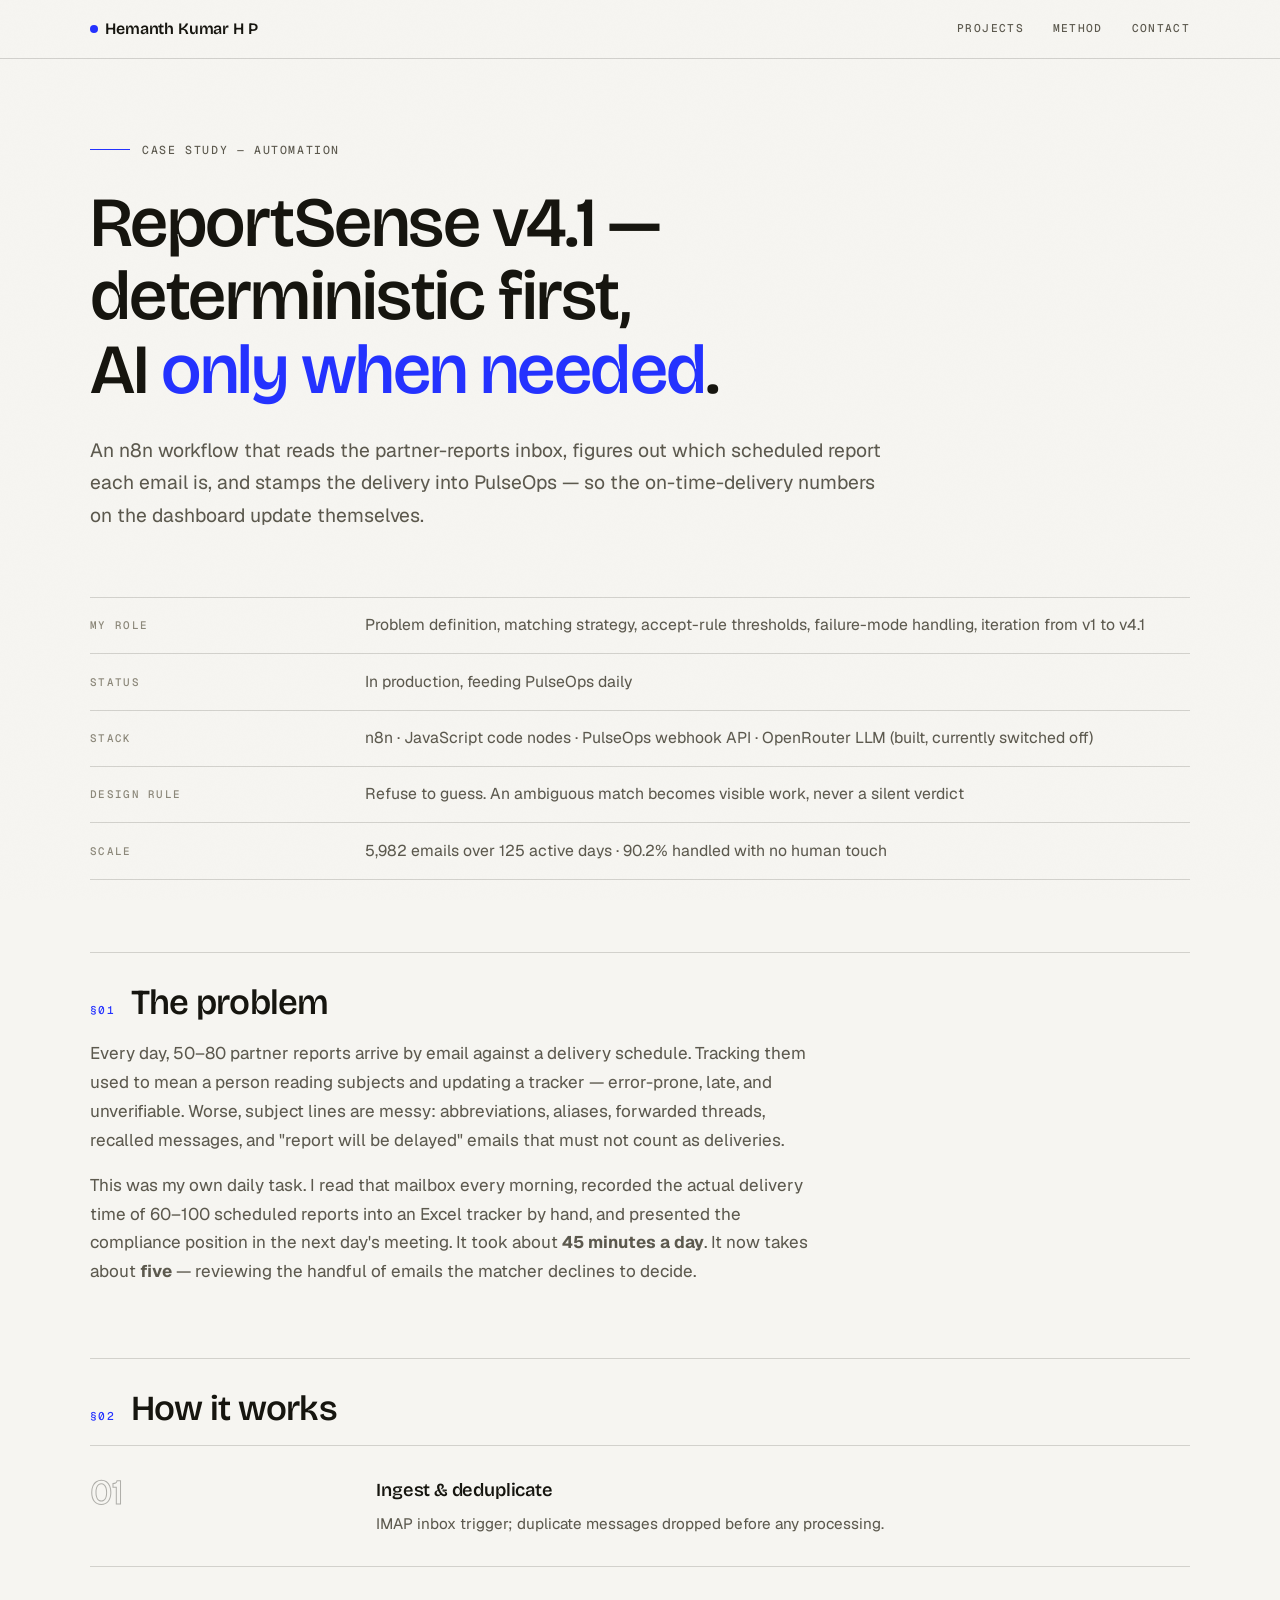
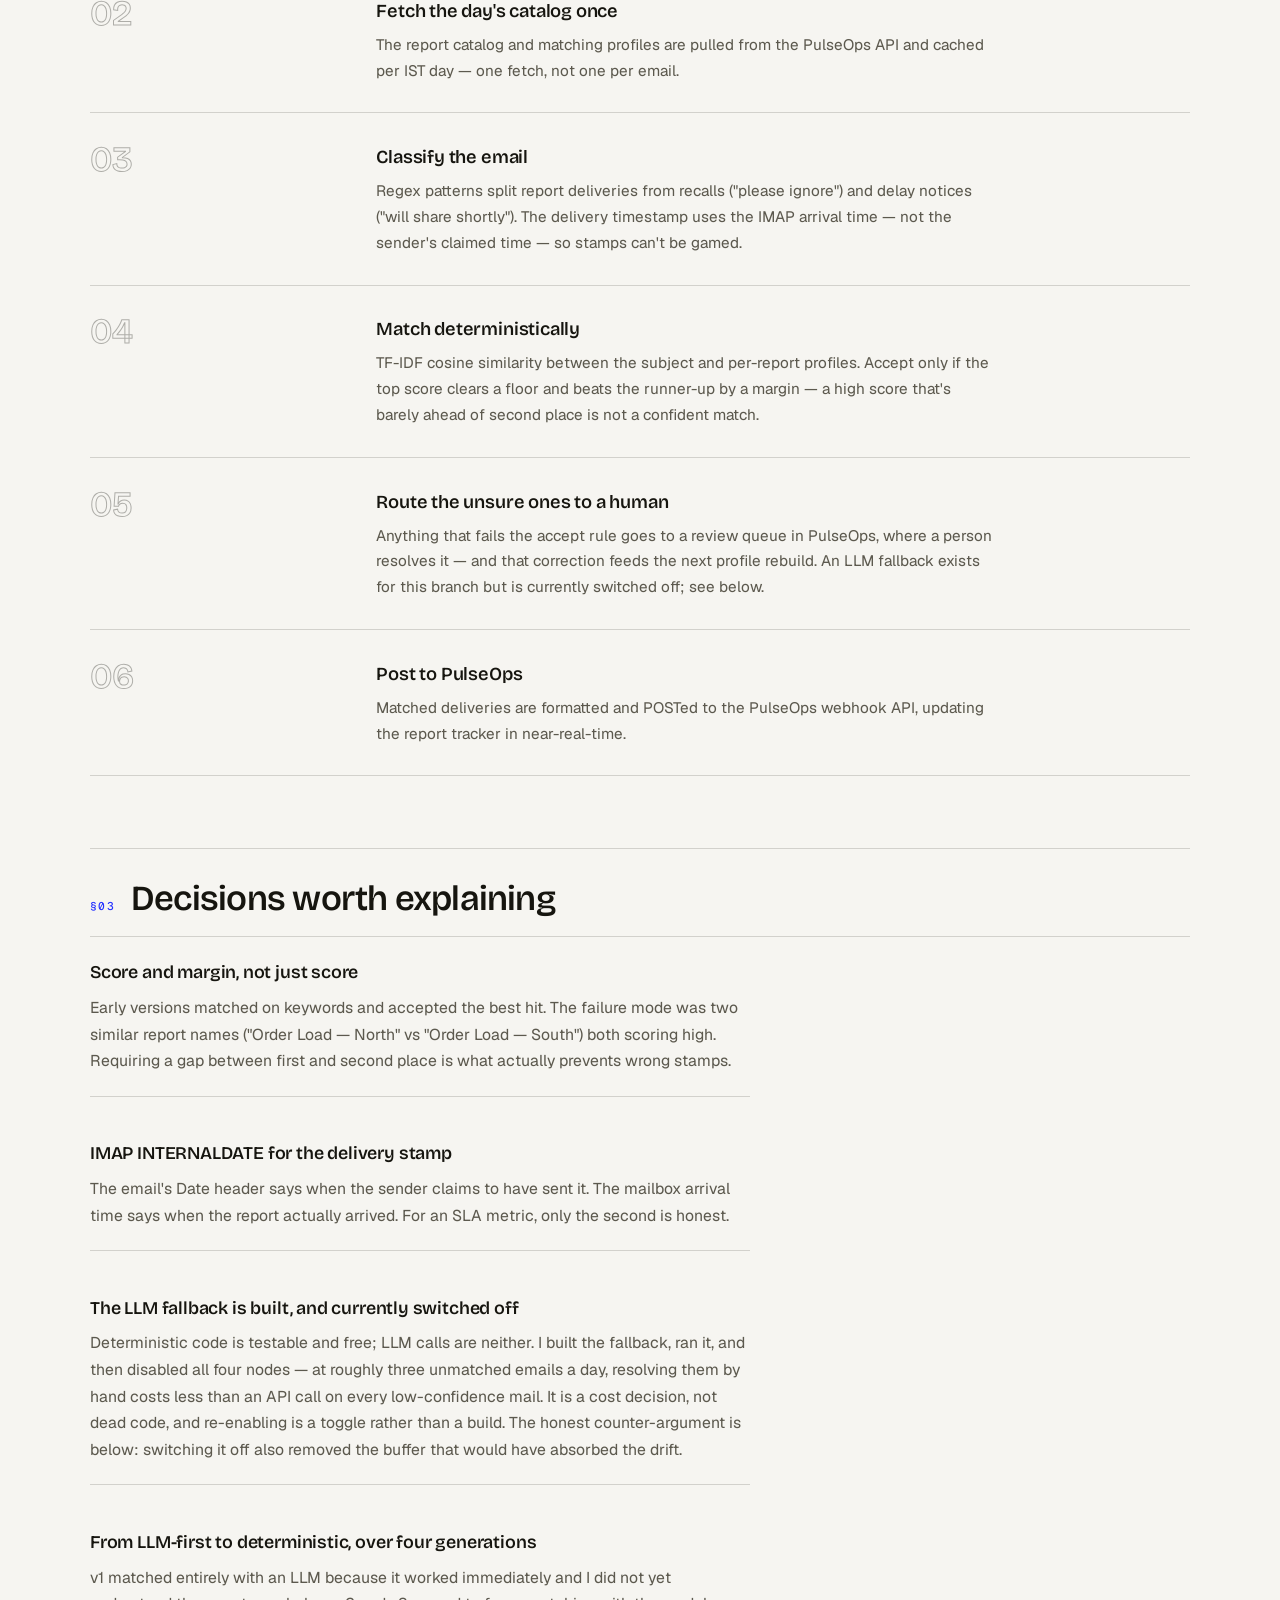
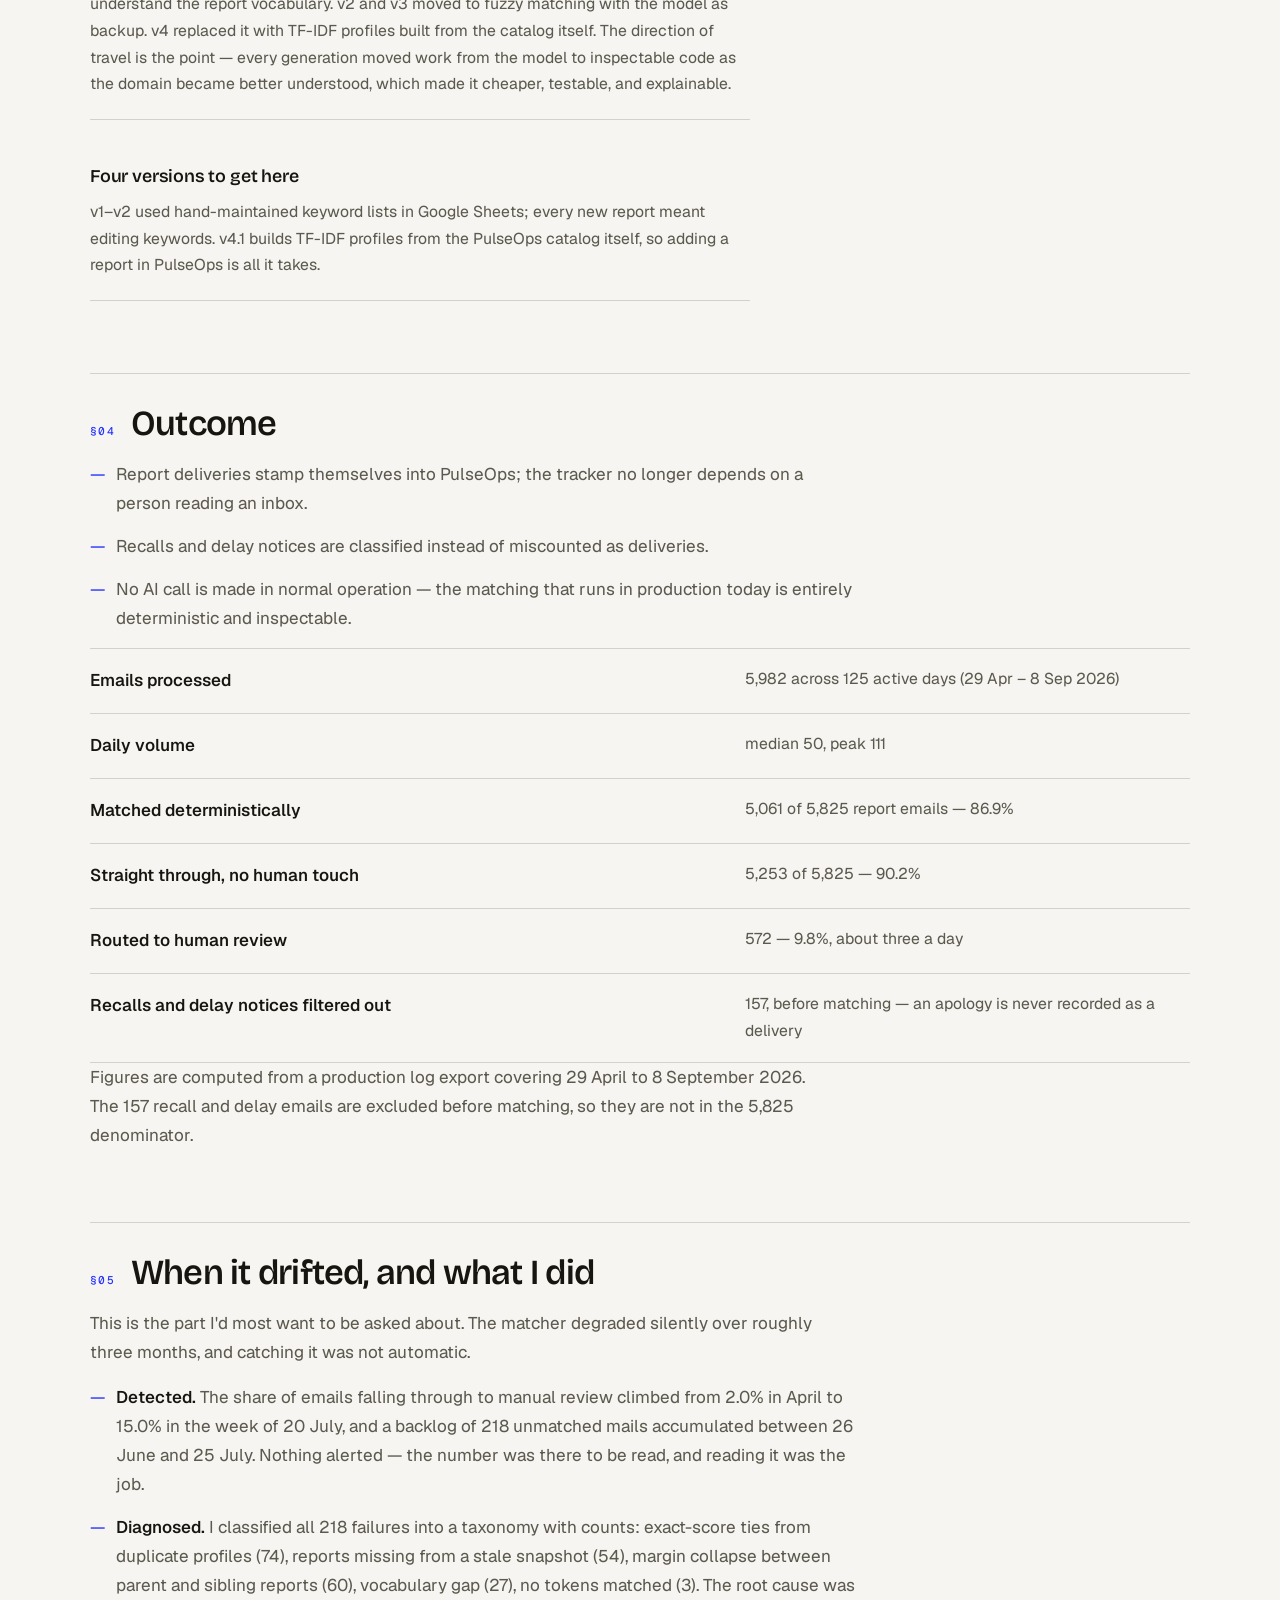
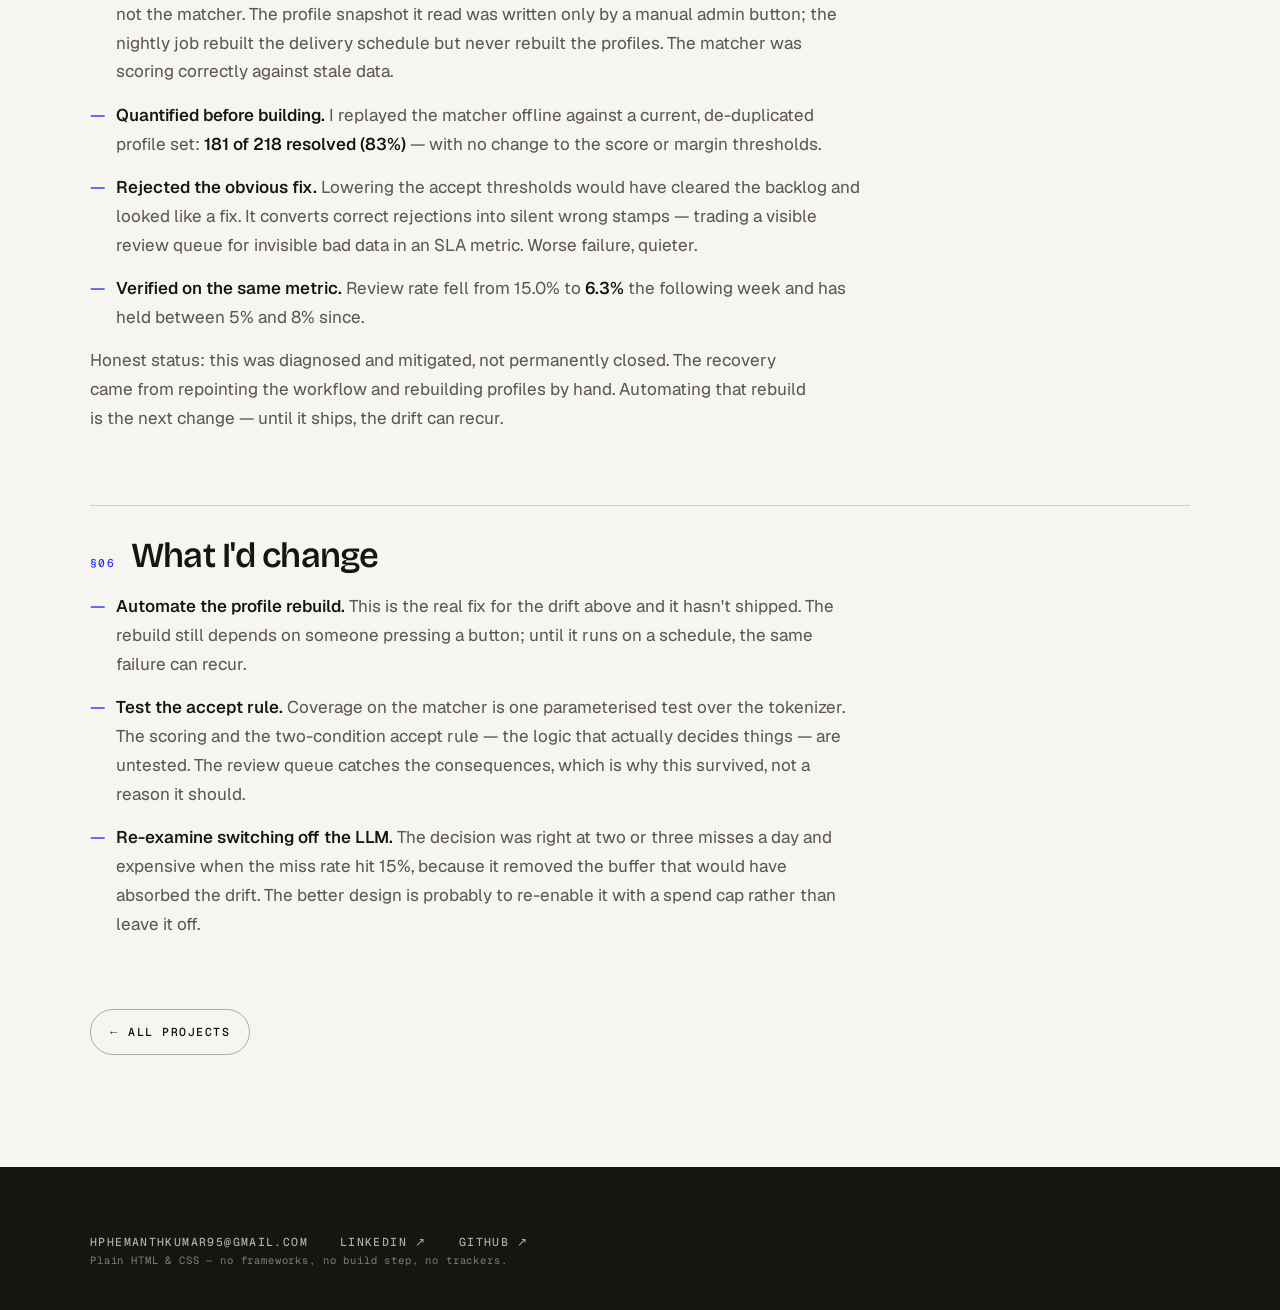
<file: projects/reportsense.html>
<!doctype html>
<html lang="en">
<head>
<meta charset="utf-8">
<meta name="viewport" content="width=device-width, initial-scale=1">
<title>ReportSense v4.1 — email-ingestion automation | Hemanth Kumar H P</title>
<meta name="description" content="Case study: an n8n automation that matches partner report emails to a daily schedule using deterministic TF-IDF cosine similarity with a score-and-margin accept rule — and what happened when it silently drifted.">
<link rel="canonical" href="https://hemanthkumarhp.github.io/projects/reportsense.html">
<meta property="og:title" content="ReportSense v4.1 — email-ingestion automation">
<meta property="og:description" content="Deterministic matching with a score-and-margin accept rule that refuses to guess — plus the RCA of the three months it quietly stopped working.">
<meta property="og:type" content="article">
<meta property="og:url" content="https://hemanthkumarhp.github.io/projects/reportsense.html">
<meta name="theme-color" content="#f6f5f1">
<link rel="icon" href="../favicon.svg" type="image/svg+xml">
<link rel="preconnect" href="https://fonts.googleapis.com">
<link rel="preconnect" href="https://fonts.gstatic.com" crossorigin>
<link href="https://fonts.googleapis.com/css2?family=Bricolage+Grotesque:opsz,wght@12..96,300..700&display=swap" rel="stylesheet">
<link rel="stylesheet" href="../styles.css">
<script>document.documentElement.classList.add("js");</script>
</head>
<body>
<a class="skip-link" href="#main">Skip to content</a>
<div class="progress" aria-hidden="true"></div>

<header class="site-header">
  <div class="wrap bar">
    <a class="wordmark" href="../"><span class="mark-dot" aria-hidden="true"></span>Hemanth Kumar H&nbsp;P</a>
    <nav class="site-nav" aria-label="Main">
      <a href="../#projects">Projects</a>
      <a href="../#how-i-build">Method</a>
      <a href="../#contact">Contact</a>
    </nav>
  </div>
</header>

<main id="main" class="wrap">
  <article>
    <header class="article-hero">
      <p class="kicker mono">Case study — Automation</p>
      <h1>
        <span class="line"><span>ReportSense v4.1 — deterministic first,</span></span>
        <span class="line"><span>AI <span class="accent">only when needed</span>.</span></span>
      </h1>
      <p class="lede reveal" style="--d:.35s">
        An n8n workflow that reads the partner-reports inbox, figures out which
        scheduled report each email is, and stamps the delivery into PulseOps — so
        the on-time-delivery numbers on the dashboard update themselves.
      </p>
    </header>

    <div class="article-body">
      <dl class="summary reveal">
        <div><dt>My role</dt><dd>Problem definition, matching strategy, accept-rule thresholds, failure-mode handling, iteration from v1 to v4.1</dd></div>
        <div><dt>Status</dt><dd>In production, feeding PulseOps daily</dd></div>
        <div><dt>Stack</dt><dd>n8n · JavaScript code nodes · PulseOps webhook API · OpenRouter LLM (built, currently switched off)</dd></div>
        <div><dt>Design rule</dt><dd>Refuse to guess. An ambiguous match becomes visible work, never a silent verdict</dd></div>
        <div><dt>Scale</dt><dd>5,982 emails over 125 active days · 90.2% handled with no human touch</dd></div>
      </dl>

      <h2><span class="h-idx" aria-hidden="true">§01</span>The problem</h2>
      <p>
        Every day, 50–80 partner reports arrive by email against a delivery
        schedule. Tracking them used to mean a person reading subjects and updating
        a tracker — error-prone, late, and unverifiable. Worse, subject lines are
        messy: abbreviations, aliases, forwarded threads, recalled messages, and
        "report will be delayed" emails that must not count as deliveries.
      </p>
      <p>
        This was my own daily task. I read that mailbox every morning, recorded
        the actual delivery time of 60&ndash;100 scheduled reports into an Excel
        tracker by hand, and presented the compliance position in the next day's
        meeting. It took about <strong>45 minutes a day</strong>. It now takes
        about <strong>five</strong> &mdash; reviewing the handful of emails the
        matcher declines to decide.
      </p>

      <h2><span class="h-idx" aria-hidden="true">§02</span>How it works</h2>
      <ol class="steps reveal">
        <li>
          <div>
            <strong>Ingest &amp; deduplicate</strong>
            <span class="small">IMAP inbox trigger; duplicate messages dropped before any processing.</span>
          </div>
        </li>
        <li>
          <div>
            <strong>Fetch the day's catalog once</strong>
            <span class="small">The report catalog and matching profiles are pulled from the PulseOps API and cached per IST day — one fetch, not one per email.</span>
          </div>
        </li>
        <li>
          <div>
            <strong>Classify the email</strong>
            <span class="small">Regex patterns split report deliveries from recalls ("please ignore") and delay notices ("will share shortly"). The delivery timestamp uses the IMAP arrival time — not the sender's claimed time — so stamps can't be gamed.</span>
          </div>
        </li>
        <li>
          <div>
            <strong>Match deterministically</strong>
            <span class="small">TF-IDF cosine similarity between the subject and per-report profiles. Accept only if the top score clears a floor <em>and</em> beats the runner-up by a margin — a high score that's barely ahead of second place is not a confident match.</span>
          </div>
        </li>
        <li>
          <div>
            <strong>Route the unsure ones to a human</strong>
            <span class="small">Anything that fails the accept rule goes to a review queue in PulseOps, where a person resolves it &mdash; and that correction feeds the next profile rebuild. An LLM fallback exists for this branch but is currently switched off; see below.</span>
          </div>
        </li>
        <li>
          <div>
            <strong>Post to PulseOps</strong>
            <span class="small">Matched deliveries are formatted and POSTed to the PulseOps webhook API, updating the report tracker in near-real-time.</span>
          </div>
        </li>
      </ol>

      <h2><span class="h-idx" aria-hidden="true">§03</span>Decisions worth explaining</h2>
      <dl class="decisions">
        <dt>Score <em>and</em> margin, not just score</dt>
        <dd>Early versions matched on keywords and accepted the best hit. The failure mode was two similar report names ("Order Load — North" vs "Order Load — South") both scoring high. Requiring a gap between first and second place is what actually prevents wrong stamps.</dd>
        <dt>IMAP INTERNALDATE for the delivery stamp</dt>
        <dd>The email's Date header says when the sender claims to have sent it. The mailbox arrival time says when the report actually arrived. For an SLA metric, only the second is honest.</dd>
        <dt>The LLM fallback is built, and currently switched off</dt>
        <dd>Deterministic code is testable and free; LLM calls are neither. I built the fallback, ran it, and then disabled all four nodes &mdash; at roughly three unmatched emails a day, resolving them by hand costs less than an API call on every low-confidence mail. It is a cost decision, not dead code, and re-enabling is a toggle rather than a build. The honest counter-argument is below: switching it off also removed the buffer that would have absorbed the drift.</dd>
        <dt>From LLM-first to deterministic, over four generations</dt>
        <dd>v1 matched entirely with an LLM because it worked immediately and I did not yet understand the report vocabulary. v2 and v3 moved to fuzzy matching with the model as backup. v4 replaced it with TF-IDF profiles built from the catalog itself. The direction of travel is the point &mdash; every generation moved work from the model to inspectable code as the domain became better understood, which made it cheaper, testable, and explainable.</dd>
        <dt>Four versions to get here</dt>
        <dd>v1–v2 used hand-maintained keyword lists in Google Sheets; every new report meant editing keywords. v4.1 builds TF-IDF profiles from the PulseOps catalog itself, so adding a report in PulseOps is all it takes.</dd>
      </dl>

      <h2><span class="h-idx" aria-hidden="true">§04</span>Outcome</h2>
      <ul class="tight">
        <li>Report deliveries stamp themselves into PulseOps; the tracker no longer depends on a person reading an inbox.</li>
        <li>Recalls and delay notices are classified instead of miscounted as deliveries.</li>
        <li>No AI call is made in normal operation &mdash; the matching that runs in production today is entirely deterministic and inspectable.</li>
      </ul>
      <dl class="facts reveal">
        <div class="row"><dt>Emails processed</dt><dd>5,982 across 125 active days (29 Apr &ndash; 8 Sep 2026)</dd></div>
        <div class="row"><dt>Daily volume</dt><dd>median 50, peak 111</dd></div>
        <div class="row"><dt>Matched deterministically</dt><dd>5,061 of 5,825 report emails &mdash; 86.9%</dd></div>
        <div class="row"><dt>Straight through, no human touch</dt><dd>5,253 of 5,825 &mdash; 90.2%</dd></div>
        <div class="row"><dt>Routed to human review</dt><dd>572 &mdash; 9.8%, about three a day</dd></div>
        <div class="row"><dt>Recalls and delay notices filtered out</dt><dd>157, before matching &mdash; an apology is never recorded as a delivery</dd></div>
      </dl>
      <p class="note">
        Figures are computed from a production log export covering 29 April to
        8 September 2026. The 157 recall and delay emails are excluded before
        matching, so they are not in the 5,825 denominator.
      </p>

      <h2><span class="h-idx" aria-hidden="true">§05</span>When it drifted, and what I did</h2>
      <p>
        This is the part I'd most want to be asked about. The matcher degraded
        silently over roughly three months, and catching it was not automatic.
      </p>
      <ul class="tight">
        <li><strong>Detected.</strong> The share of emails falling through to manual review climbed from 2.0% in April to 15.0% in the week of 20 July, and a backlog of 218 unmatched mails accumulated between 26 June and 25 July. Nothing alerted &mdash; the number was there to be read, and reading it was the job.</li>
        <li><strong>Diagnosed.</strong> I classified all 218 failures into a taxonomy with counts: exact-score ties from duplicate profiles (74), reports missing from a stale snapshot (54), margin collapse between parent and sibling reports (60), vocabulary gap (27), no tokens matched (3). The root cause was not the matcher. The profile snapshot it read was written only by a manual admin button; the nightly job rebuilt the delivery schedule but never rebuilt the profiles. The matcher was scoring correctly against stale data.</li>
        <li><strong>Quantified before building.</strong> I replayed the matcher offline against a current, de-duplicated profile set: <strong>181 of 218 resolved (83%)</strong> &mdash; with <em>no change</em> to the score or margin thresholds.</li>
        <li><strong>Rejected the obvious fix.</strong> Lowering the accept thresholds would have cleared the backlog and looked like a fix. It converts correct rejections into silent wrong stamps &mdash; trading a visible review queue for invisible bad data in an SLA metric. Worse failure, quieter.</li>
        <li><strong>Verified on the same metric.</strong> Review rate fell from 15.0% to <strong>6.3%</strong> the following week and has held between 5% and 8% since.</li>
      </ul>
      <p class="note">
        Honest status: this was diagnosed and mitigated, not permanently closed.
        The recovery came from repointing the workflow and rebuilding profiles by
        hand. Automating that rebuild is the next change &mdash; until it ships, the
        drift can recur.
      </p>

      <h2><span class="h-idx" aria-hidden="true">§06</span>What I'd change</h2>
      <ul class="tight">
        <li><strong>Automate the profile rebuild.</strong> This is the real fix for the drift above and it hasn't shipped. The rebuild still depends on someone pressing a button; until it runs on a schedule, the same failure can recur.</li>
        <li><strong>Test the accept rule.</strong> Coverage on the matcher is one parameterised test over the tokenizer. The scoring and the two-condition accept rule &mdash; the logic that actually decides things &mdash; are untested. The review queue catches the consequences, which is why this survived, not a reason it should.</li>
        <li><strong>Re-examine switching off the LLM.</strong> The decision was right at two or three misses a day and expensive when the miss rate hit 15%, because it removed the buffer that would have absorbed the drift. The better design is probably to re-enable it with a spend cap rather than leave it off.</li>
      </ul>

      <a class="backlink" href="../#projects"><span class="arr" aria-hidden="true">←</span> All projects</a>
    </div>
  </article>
</main>

<footer class="site-footer compact">
  <div class="wrap">
    <div class="footer-links">
      <a href="mailto:hphemanthkumar95@gmail.com">hphemanthkumar95@gmail.com</a>
      <a href="https://www.linkedin.com/in/hemanthkumarhp" rel="me">LinkedIn ↗</a>
      <a href="https://github.com/hemanthkumarhp" rel="me">GitHub ↗</a>
    </div>
    <div class="footer-note">
      <span>Plain HTML &amp; CSS — no frameworks, no build step, no trackers.</span>
    </div>
  </div>
</footer>

<script src="../main.js" defer></script>
</body>
</html>
</file>
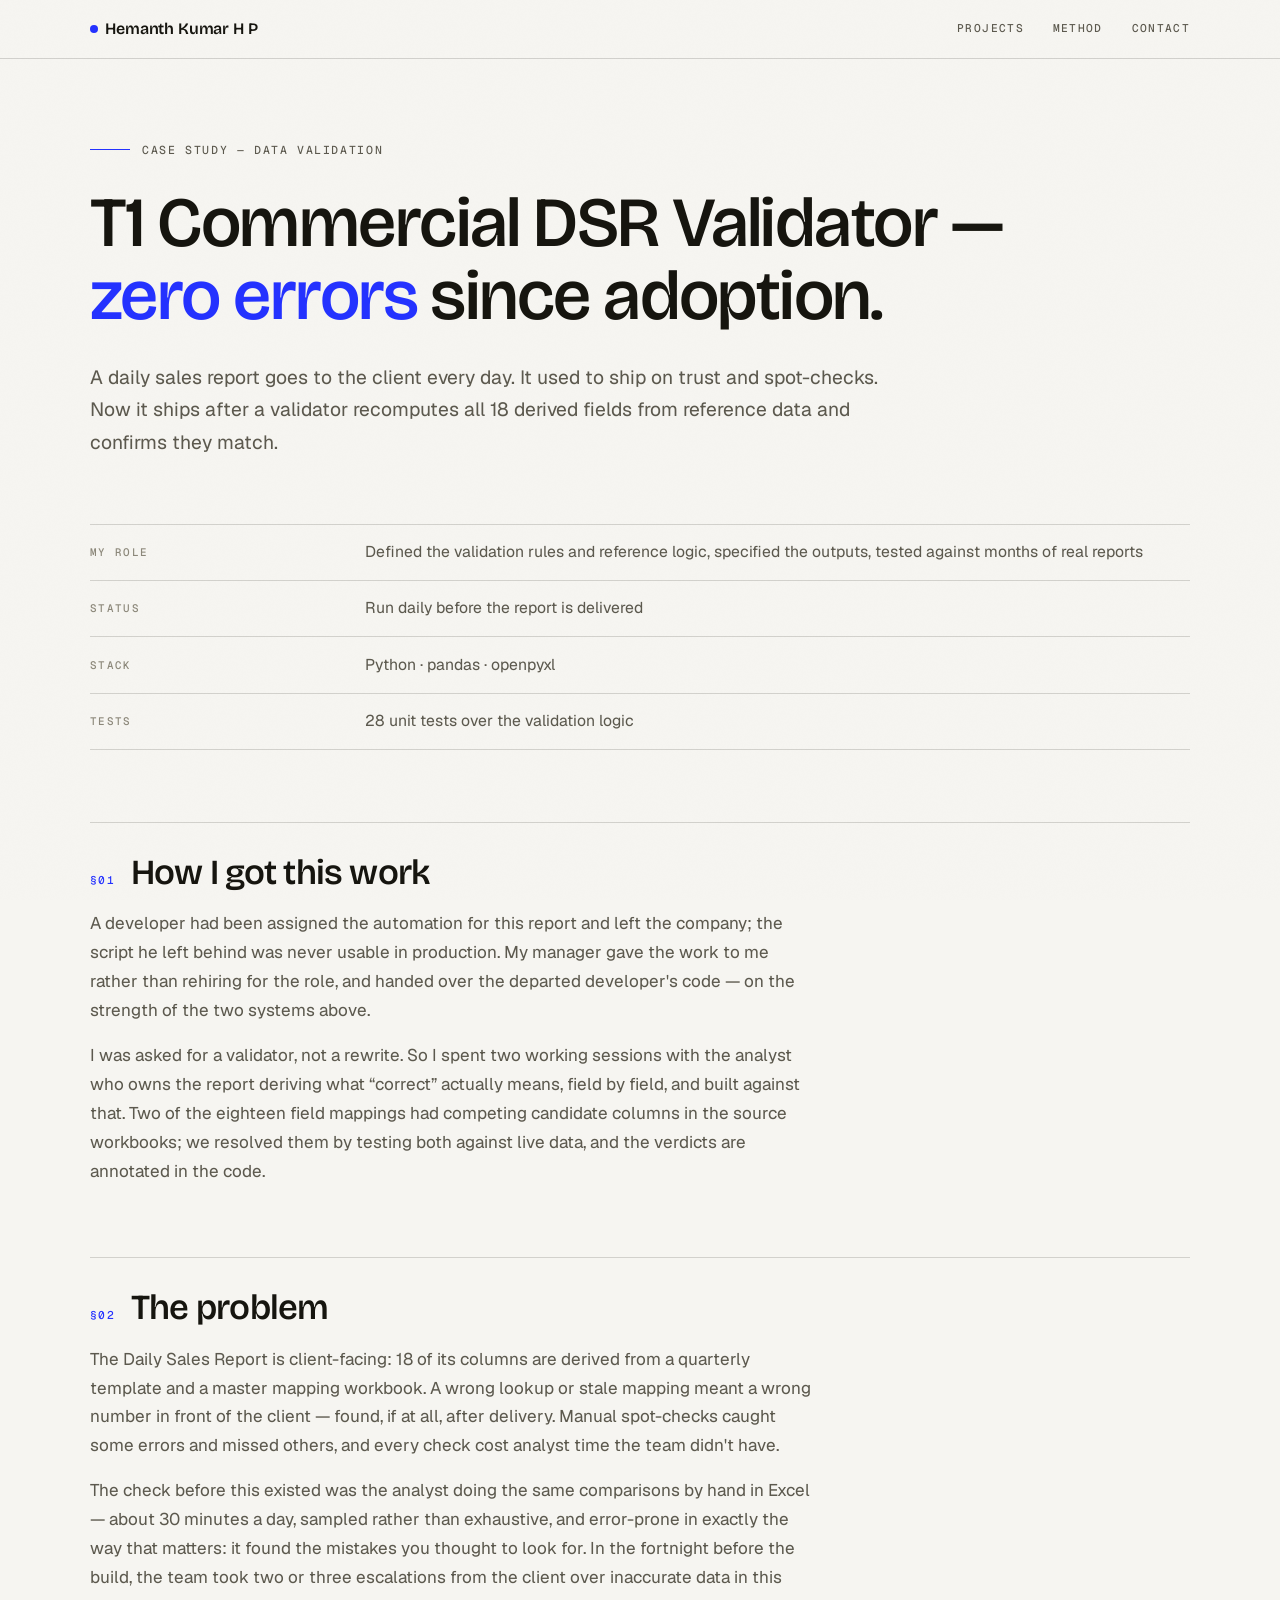
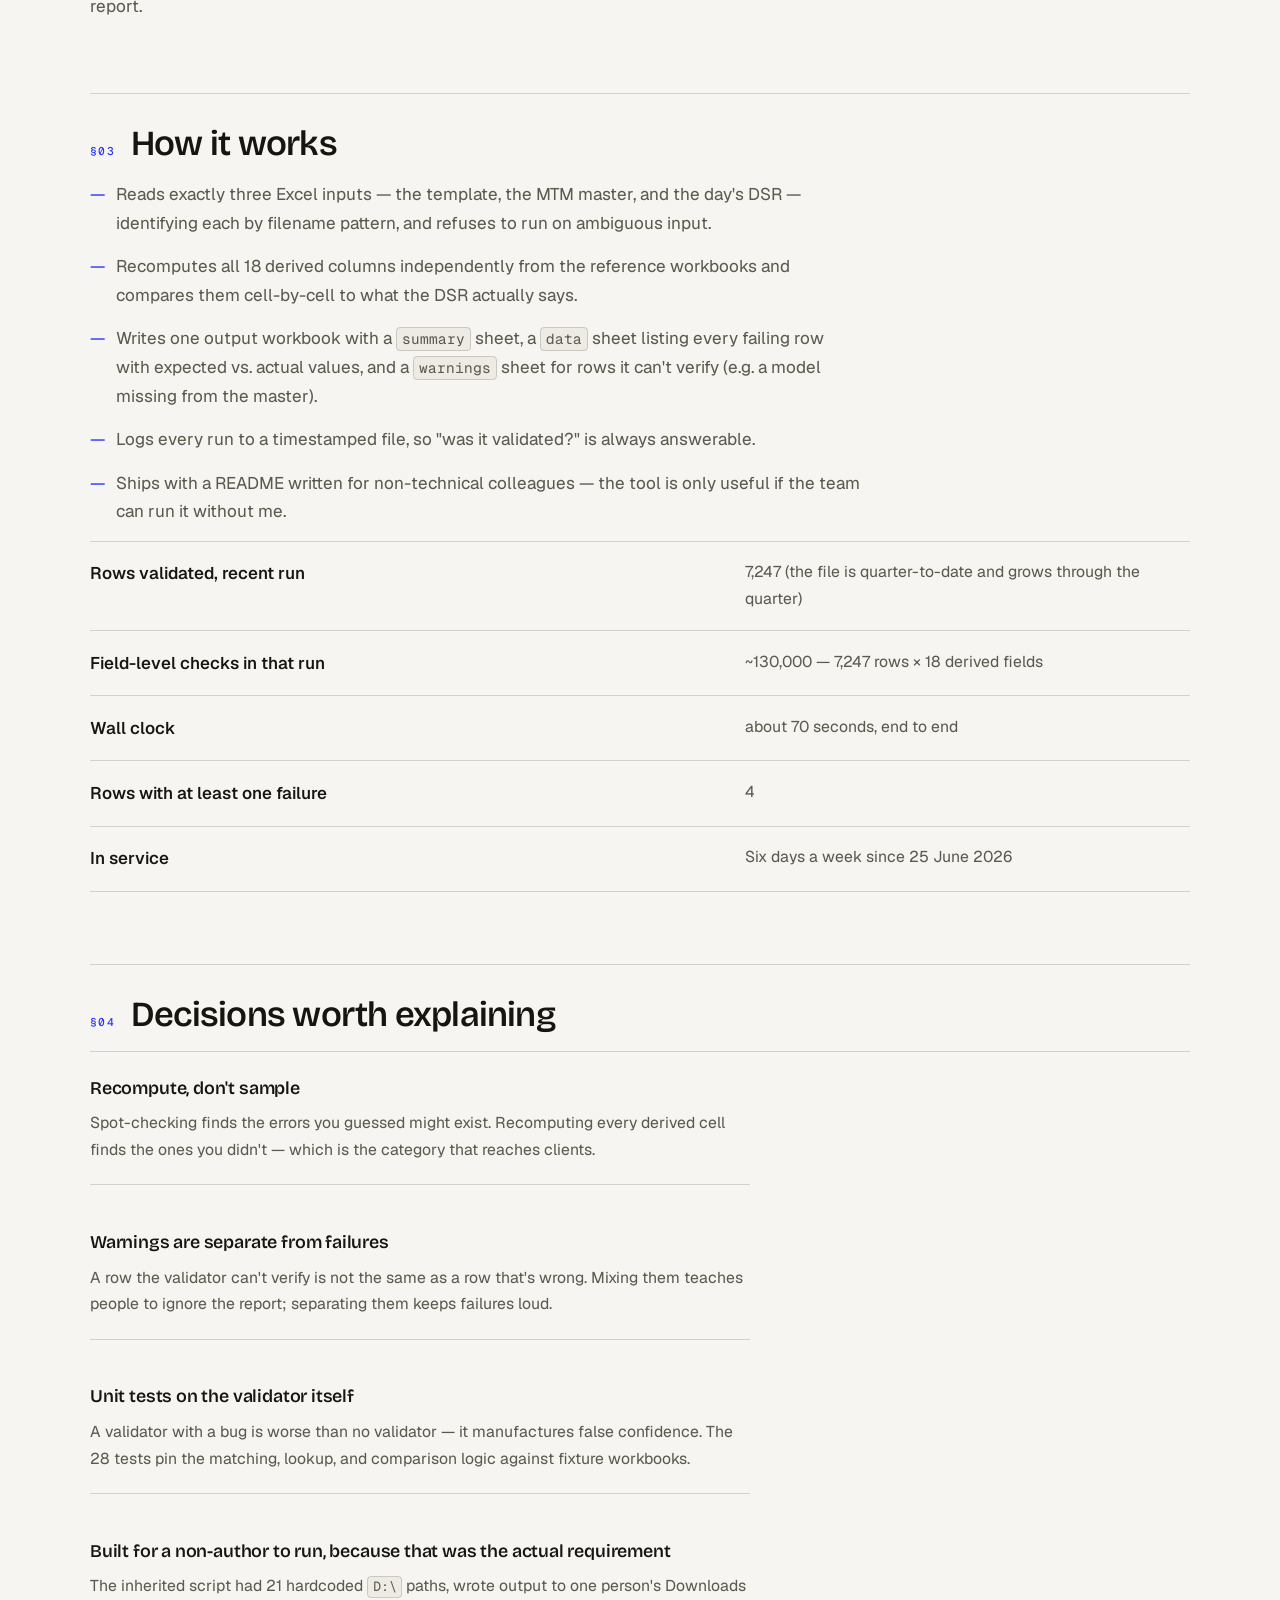
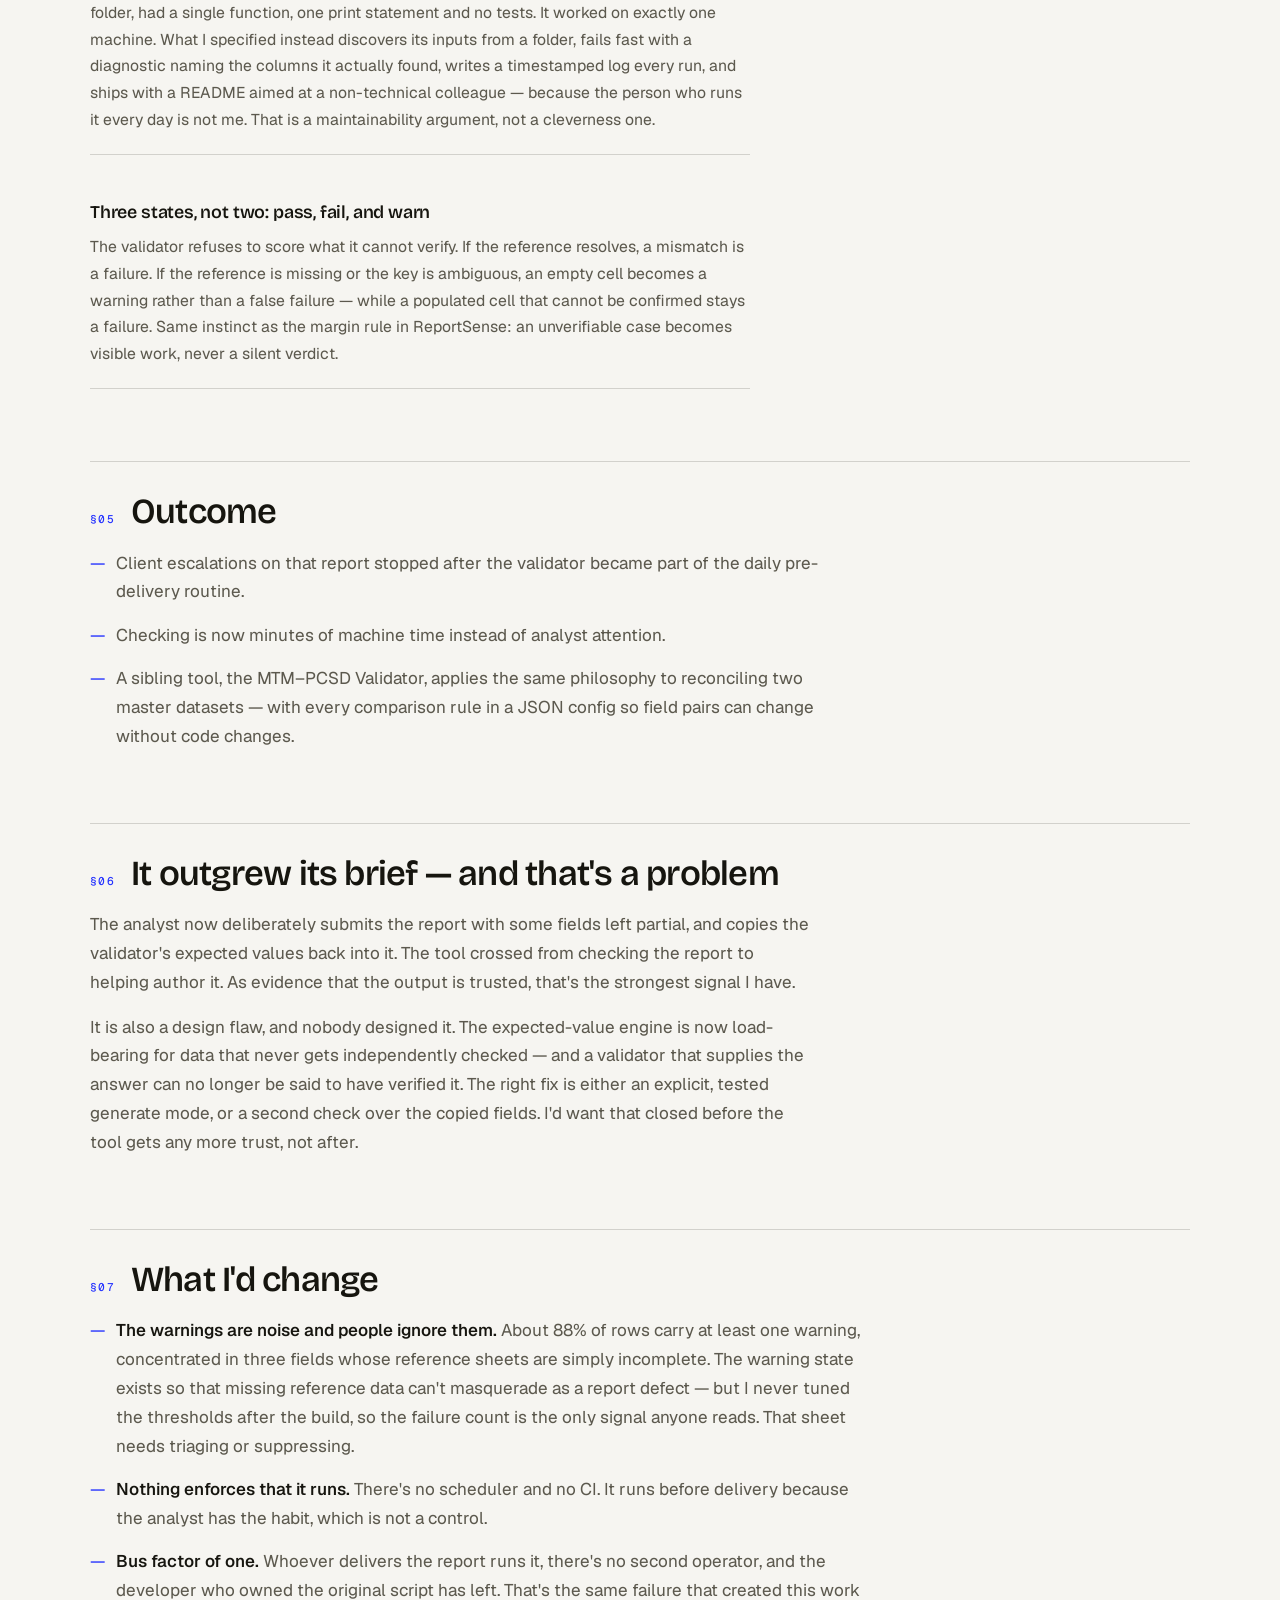
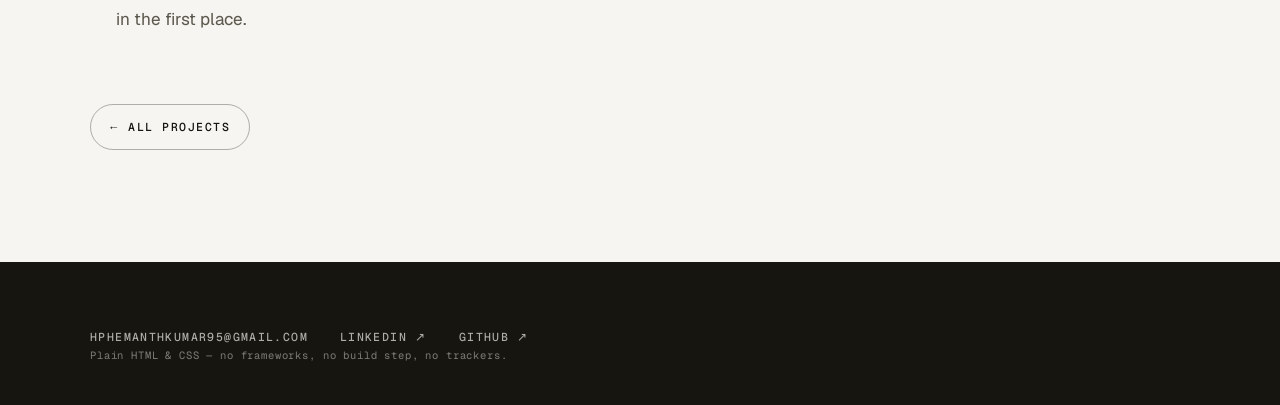
<file: projects/t1-dsr-validator.html>
<!doctype html>
<html lang="en">
<head>
<meta charset="utf-8">
<meta name="viewport" content="width=device-width, initial-scale=1">
<title>T1 Commercial DSR Validator | Hemanth Kumar H P</title>
<meta name="description" content="Case study: a Python validator that recomputes 18 fields of a daily client sales report before delivery — error rate zero since adoption, 28 unit tests.">
<link rel="canonical" href="https://hemanthkumarhp.github.io/projects/t1-dsr-validator.html">
<meta property="og:title" content="T1 Commercial DSR Validator">
<meta property="og:description" content="A daily client report used to ship on trust. Now it ships after 18 fields are recomputed and verified — and client escalations on it have stopped.">
<meta property="og:type" content="article">
<meta property="og:url" content="https://hemanthkumarhp.github.io/projects/t1-dsr-validator.html">
<meta name="theme-color" content="#f6f5f1">
<link rel="icon" href="../favicon.svg" type="image/svg+xml">
<link rel="preconnect" href="https://fonts.googleapis.com">
<link rel="preconnect" href="https://fonts.gstatic.com" crossorigin>
<link href="https://fonts.googleapis.com/css2?family=Bricolage+Grotesque:opsz,wght@12..96,300..700&display=swap" rel="stylesheet">
<link rel="stylesheet" href="../styles.css">
<script>document.documentElement.classList.add("js");</script>
</head>
<body>
<a class="skip-link" href="#main">Skip to content</a>
<div class="progress" aria-hidden="true"></div>

<header class="site-header">
  <div class="wrap bar">
    <a class="wordmark" href="../"><span class="mark-dot" aria-hidden="true"></span>Hemanth Kumar H&nbsp;P</a>
    <nav class="site-nav" aria-label="Main">
      <a href="../#projects">Projects</a>
      <a href="../#how-i-build">Method</a>
      <a href="../#contact">Contact</a>
    </nav>
  </div>
</header>

<main id="main" class="wrap">
  <article>
    <header class="article-hero">
      <p class="kicker mono">Case study — Data validation</p>
      <h1>
        <span class="line"><span>T1 Commercial DSR Validator —</span></span>
        <span class="line"><span><span class="accent">zero errors</span> since adoption.</span></span>
      </h1>
      <p class="lede reveal" style="--d:.35s">
        A daily sales report goes to the client every day. It used to ship on trust
        and spot-checks. Now it ships after a validator recomputes all 18 derived
        fields from reference data and confirms they match.
      </p>
    </header>

    <div class="article-body">
      <dl class="summary reveal">
        <div><dt>My role</dt><dd>Defined the validation rules and reference logic, specified the outputs, tested against months of real reports</dd></div>
        <div><dt>Status</dt><dd>Run daily before the report is delivered</dd></div>
        <div><dt>Stack</dt><dd>Python · pandas · openpyxl</dd></div>
        <div><dt>Tests</dt><dd>28 unit tests over the validation logic</dd></div>
      </dl>

      <h2><span class="h-idx" aria-hidden="true">§01</span>How I got this work</h2>
      <p>
        A developer had been assigned the automation for this report and left
        the company; the script he left behind was never usable in production.
        My manager gave the work to me rather than rehiring for the role, and
        handed over the departed developer's code &mdash; on the strength of the
        two systems above.
      </p>
      <p>
        I was asked for a validator, not a rewrite. So I spent two working
        sessions with the analyst who owns the report deriving what
        &ldquo;correct&rdquo; actually means, field by field, and built against
        that. Two of the eighteen field mappings had competing candidate columns
        in the source workbooks; we resolved them by testing both against live
        data, and the verdicts are annotated in the code.
      </p>

      <h2><span class="h-idx" aria-hidden="true">§02</span>The problem</h2>
      <p>
        The Daily Sales Report is client-facing: 18 of its columns are derived from
        a quarterly template and a master mapping workbook. A wrong lookup or stale
        mapping meant a wrong number in front of the client — found, if at all,
        after delivery. Manual spot-checks caught some errors and missed others,
        and every check cost analyst time the team didn't have.
      </p>
      <p>
        The check before this existed was the analyst doing the same comparisons
        by hand in Excel &mdash; about 30 minutes a day, sampled rather than
        exhaustive, and error-prone in exactly the way that matters: it found the
        mistakes you thought to look for. In the fortnight before the build, the
        team took two or three escalations from the client over inaccurate data
        in this report.
      </p>

      <h2><span class="h-idx" aria-hidden="true">§03</span>How it works</h2>
      <ul class="tight">
        <li>Reads exactly three Excel inputs — the template, the MTM master, and the day's DSR — identifying each by filename pattern, and refuses to run on ambiguous input.</li>
        <li>Recomputes all 18 derived columns independently from the reference workbooks and compares them cell-by-cell to what the DSR actually says.</li>
        <li>Writes one output workbook with a <code>summary</code> sheet, a <code>data</code> sheet listing every failing row with expected vs. actual values, and a <code>warnings</code> sheet for rows it can't verify (e.g. a model missing from the master).</li>
        <li>Logs every run to a timestamped file, so "was it validated?" is always answerable.</li>
        <li>Ships with a README written for non-technical colleagues — the tool is only useful if the team can run it without me.</li>
      </ul>
      <dl class="facts reveal">
        <div class="row"><dt>Rows validated, recent run</dt><dd>7,247 (the file is quarter-to-date and grows through the quarter)</dd></div>
        <div class="row"><dt>Field-level checks in that run</dt><dd>~130,000 &mdash; 7,247 rows &times; 18 derived fields</dd></div>
        <div class="row"><dt>Wall clock</dt><dd>about 70 seconds, end to end</dd></div>
        <div class="row"><dt>Rows with at least one failure</dt><dd>4</dd></div>
        <div class="row"><dt>In service</dt><dd>Six days a week since 25 June 2026</dd></div>
      </dl>

      <h2><span class="h-idx" aria-hidden="true">§04</span>Decisions worth explaining</h2>
      <dl class="decisions">
        <dt>Recompute, don't sample</dt>
        <dd>Spot-checking finds the errors you guessed might exist. Recomputing every derived cell finds the ones you didn't — which is the category that reaches clients.</dd>
        <dt>Warnings are separate from failures</dt>
        <dd>A row the validator can't verify is not the same as a row that's wrong. Mixing them teaches people to ignore the report; separating them keeps failures loud.</dd>
        <dt>Unit tests on the validator itself</dt>
        <dd>A validator with a bug is worse than no validator — it manufactures false confidence. The 28 tests pin the matching, lookup, and comparison logic against fixture workbooks.</dd>
        <dt>Built for a non-author to run, because that was the actual requirement</dt>
        <dd>The inherited script had 21 hardcoded <code>D:\</code> paths, wrote output to one person's Downloads folder, had a single function, one print statement and no tests. It worked on exactly one machine. What I specified instead discovers its inputs from a folder, fails fast with a diagnostic naming the columns it actually found, writes a timestamped log every run, and ships with a README aimed at a non-technical colleague &mdash; because the person who runs it every day is not me. That is a maintainability argument, not a cleverness one.</dd>
        <dt>Three states, not two: pass, fail, and warn</dt>
        <dd>The validator refuses to score what it cannot verify. If the reference resolves, a mismatch is a failure. If the reference is missing or the key is ambiguous, an empty cell becomes a warning rather than a false failure &mdash; while a populated cell that cannot be confirmed stays a failure. Same instinct as the margin rule in ReportSense: an unverifiable case becomes visible work, never a silent verdict.</dd>
      </dl>

      <h2><span class="h-idx" aria-hidden="true">§05</span>Outcome</h2>
      <ul class="tight">
        <li>Client escalations on that report stopped after the validator became part of the daily pre-delivery routine.</li>
        <li>Checking is now minutes of machine time instead of analyst attention.</li>
        <li>A sibling tool, the MTM–PCSD Validator, applies the same philosophy to reconciling two master datasets — with every comparison rule in a JSON config so field pairs can change without code changes.</li>
      </ul>

      <h2><span class="h-idx" aria-hidden="true">§06</span>It outgrew its brief &mdash; and that's a problem</h2>
      <p>
        The analyst now deliberately submits the report with some fields left
        partial, and copies the validator's <em>expected</em> values back into it.
        The tool crossed from checking the report to helping author it. As
        evidence that the output is trusted, that's the strongest signal I have.
      </p>
      <p>
        It is also a design flaw, and nobody designed it. The expected-value
        engine is now load-bearing for data that never gets independently
        checked &mdash; and a validator that supplies the answer can no longer be
        said to have verified it. The right fix is either an explicit, tested
        generate mode, or a second check over the copied fields. I'd want that
        closed before the tool gets any more trust, not after.
      </p>

      <h2><span class="h-idx" aria-hidden="true">§07</span>What I'd change</h2>
      <ul class="tight">
        <li><strong>The warnings are noise and people ignore them.</strong> About 88% of rows carry at least one warning, concentrated in three fields whose reference sheets are simply incomplete. The warning state exists so that missing reference data can't masquerade as a report defect &mdash; but I never tuned the thresholds after the build, so the failure count is the only signal anyone reads. That sheet needs triaging or suppressing.</li>
        <li><strong>Nothing enforces that it runs.</strong> There's no scheduler and no CI. It runs before delivery because the analyst has the habit, which is not a control.</li>
        <li><strong>Bus factor of one.</strong> Whoever delivers the report runs it, there's no second operator, and the developer who owned the original script has left. That's the same failure that created this work in the first place.</li>
      </ul>

      <a class="backlink" href="../#projects"><span class="arr" aria-hidden="true">←</span> All projects</a>
    </div>
  </article>
</main>

<footer class="site-footer compact">
  <div class="wrap">
    <div class="footer-links">
      <a href="mailto:hphemanthkumar95@gmail.com">hphemanthkumar95@gmail.com</a>
      <a href="https://www.linkedin.com/in/hemanthkumarhp" rel="me">LinkedIn ↗</a>
      <a href="https://github.com/hemanthkumarhp" rel="me">GitHub ↗</a>
    </div>
    <div class="footer-note">
      <span>Plain HTML &amp; CSS — no frameworks, no build step, no trackers.</span>
    </div>
  </div>
</footer>

<script src="../main.js" defer></script>
</body>
</html>
</file>
<file: styles.css>
/* ============================================================
   site-v3 — "Paper & Ultramarine"
   Swiss-minimalist system: warm paper, ink type, one electric
   accent. Hairline rules as structure. Motion as punctuation.
   ============================================================ */

/* ---------- Fonts (local, variable) ---------- */
@font-face {
  font-family: "Geist";
  src: url("assets/fonts/geist-latin-wght-normal.woff2") format("woff2-variations");
  font-weight: 100 900;
  font-style: normal;
  font-display: swap;
}
@font-face {
  font-family: "Geist Mono";
  src: url("assets/fonts/geist-mono-latin-wght-normal.woff2") format("woff2-variations");
  font-weight: 100 900;
  font-style: normal;
  font-display: swap;
}

/* ---------- Tokens ---------- */
:root {
  --paper: #f6f5f1;
  --paper-2: #edebe4;
  --ink: #16150f;
  --ink-2: #5c594e;
  --ink-3: #8c887a;
  --hair: rgba(22, 21, 15, 0.16);
  --hair-strong: rgba(22, 21, 15, 0.32);
  --accent: #2432ff;
  --accent-deep: #1a25cc;
  --paper-on-ink: #f0efe9;
  --hair-on-ink: rgba(240, 239, 233, 0.18);
  --ok: #1f7a4d;

  --font-display: "Bricolage Grotesque", "Geist", "Helvetica Neue", sans-serif;
  --font-body: "Geist", "Helvetica Neue", Arial, sans-serif;
  --font-mono: "Geist Mono", "SFMono-Regular", Menlo, Consolas, monospace;

  --wrap: 1180px;
  --gut: clamp(1.25rem, 4vw, 2.5rem);
  --ease: cubic-bezier(0.16, 1, 0.3, 1);
  --sec-pad: clamp(4.5rem, 9vw, 8rem);
}

/* ---------- Reset & base ---------- */
*, *::before, *::after { box-sizing: border-box; }
html {
  scroll-behavior: smooth;
  -webkit-text-size-adjust: 100%;
}
body {
  margin: 0;
  background: var(--paper);
  color: var(--ink);
  font-family: var(--font-body);
  font-weight: 420;
  font-size: 1.0625rem;
  line-height: 1.7;
  font-synthesis: none;
  -webkit-font-smoothing: antialiased;
  text-rendering: optimizeLegibility;
}
/* film-grain — barely there, keeps flat paper from feeling sterile */
body::after {
  content: "";
  position: fixed;
  inset: 0;
  z-index: 2147483647;
  pointer-events: none;
  opacity: 0.30;
  mix-blend-mode: multiply;
  background-image: url("data:image/svg+xml,%3Csvg xmlns='http://www.w3.org/2000/svg' width='140' height='140'%3E%3Cfilter id='n'%3E%3CfeTurbulence type='fractalNoise' baseFrequency='0.85' numOctaves='2' stitchTiles='stitch'/%3E%3CfeColorMatrix type='saturate' values='0'/%3E%3CfeComponentTransfer%3E%3CfeFuncA type='linear' slope='0.05'/%3E%3C/feComponentTransfer%3E%3C/filter%3E%3Crect width='100%25' height='100%25' filter='url(%23n)'/%3E%3C/svg%3E");
}
img { max-width: 100%; height: auto; display: block; }
a { color: inherit; }
::selection { background: var(--accent); color: var(--paper); }

.accent { color: var(--accent); }

h1, h2, h3 {
  font-family: var(--font-display);
  font-weight: 560;
  line-height: 1.04;
  letter-spacing: -0.022em;
  margin: 0;
  text-wrap: balance;
}
p { margin: 0; }

.mono {
  font-family: var(--font-mono);
  font-weight: 460;
  font-size: 0.72rem;
  letter-spacing: 0.14em;
  text-transform: uppercase;
}

.wrap {
  max-width: var(--wrap);
  margin-inline: auto;
  padding-inline: var(--gut);
}

.skip-link {
  position: absolute;
  left: -9999px;
  top: 0;
  background: var(--ink);
  color: var(--paper);
  padding: 0.6rem 1rem;
  z-index: 100;
}
.skip-link:focus { left: 0; }

/* ---------- Text links ---------- */
.tlink {
  color: inherit;
  text-decoration: none;
  background-image: linear-gradient(var(--accent), var(--accent));
  background-repeat: no-repeat;
  background-size: 100% 1px;
  background-position: 0 100%;
  transition: color 0.25s var(--ease);
}
.tlink:hover, .tlink:focus-visible { color: var(--accent); }

p a:not([class]), dd a:not([class]), li a:not([class]) {
  color: inherit;
  text-decoration: underline;
  text-decoration-color: var(--accent);
  text-decoration-thickness: 1px;
  text-underline-offset: 3px;
  transition: color 0.2s var(--ease);
}
p a:not([class]):hover, dd a:not([class]):hover, li a:not([class]):hover { color: var(--accent); }

/* ---------- Progress hairline ---------- */
.progress {
  position: fixed;
  top: 0; left: 0;
  width: 100%; height: 2px;
  background: var(--accent);
  transform: scaleX(0);
  transform-origin: 0 0;
  z-index: 60;
}

/* ---------- Header ---------- */
.site-header {
  position: sticky;
  top: 0;
  z-index: 50;
  background: color-mix(in srgb, var(--paper) 84%, transparent);
  backdrop-filter: blur(12px);
  -webkit-backdrop-filter: blur(12px);
  border-bottom: 1px solid var(--hair);
}
.bar {
  display: flex;
  align-items: center;
  justify-content: space-between;
  gap: 1rem;
  min-height: 3.6rem;
}
.wordmark {
  font-family: var(--font-display);
  font-weight: 600;
  font-size: 1rem;
  letter-spacing: -0.01em;
  text-decoration: none;
  display: inline-flex;
  align-items: baseline;
  gap: 0.45rem;
}
.wordmark .mark-dot {
  width: 0.5em; height: 0.5em;
  border-radius: 50%;
  background: var(--accent);
  align-self: center;
}
.site-nav { display: flex; gap: clamp(0.9rem, 2.5vw, 1.8rem); }
.site-nav a {
  font-family: var(--font-mono);
  font-size: 0.7rem;
  font-weight: 480;
  letter-spacing: 0.12em;
  text-transform: uppercase;
  text-decoration: none;
  color: var(--ink-2);
  transition: color 0.2s var(--ease);
}
.site-nav a:hover, .site-nav a:focus-visible { color: var(--accent); }

/* ---------- Hero ---------- */
.hero {
  padding-block: clamp(5rem, 12vh, 9rem) clamp(4rem, 9vh, 7rem);
}
.hero .kicker {
  color: var(--ink-2);
  margin-bottom: clamp(1.5rem, 3vw, 2.25rem);
  display: flex;
  align-items: center;
  gap: 0.75rem;
}
.hero .kicker::before {
  content: "";
  width: 2.5rem; height: 1px;
  background: var(--accent);
}
.hero h1 {
  font-size: clamp(2.7rem, 7.6vw, 6.4rem);
  font-weight: 540;
  max-width: 15ch;
}
.hero h1 .accent { color: var(--accent); }
/* line-mask rise on load */
.line { display: block; overflow: hidden; }
.line > span {
  display: inline-block;
  padding-bottom: 0.08em;
  margin-bottom: -0.08em;
}
html.js .line > span {
  transform: translateY(115%);
  animation: rise 1s var(--ease) forwards;
}
html.js .line:nth-child(1) > span { animation-delay: 0.08s; }
html.js .line:nth-child(2) > span { animation-delay: 0.18s; }
html.js .line:nth-child(3) > span { animation-delay: 0.28s; }
@keyframes rise { to { transform: translateY(0); } }

.hero .lede {
  margin-top: clamp(1.75rem, 4vw, 2.75rem);
  max-width: 62ch;
  font-size: clamp(1.05rem, 1.6vw, 1.2rem);
  line-height: 1.75;
  color: var(--ink-2);
}
.hero .lede strong { color: var(--ink); font-weight: 560; }

.hero-foot {
  margin-top: clamp(2.25rem, 5vw, 3.5rem);
  display: flex;
  flex-wrap: wrap;
  align-items: center;
  gap: 1.5rem 2.5rem;
}
.contact-row {
  list-style: none;
  margin: 0; padding: 0;
  display: flex;
  flex-wrap: wrap;
  gap: 0.8rem 1.8rem;
}
.contact-row a {
  font-family: var(--font-mono);
  font-size: 0.75rem;
  font-weight: 480;
  letter-spacing: 0.1em;
  text-transform: uppercase;
  text-decoration: none;
  color: var(--ink);
  background-image: linear-gradient(var(--accent), var(--accent));
  background-repeat: no-repeat;
  background-size: 0% 1px;
  background-position: 0 100%;
  transition: background-size 0.35s var(--ease), color 0.2s var(--ease);
}
.contact-row a:hover, .contact-row a:focus-visible {
  background-size: 100% 1px;
  color: var(--accent);
}
.status-line {
  display: inline-flex;
  align-items: center;
  gap: 0.6rem;
  font-family: var(--font-mono);
  font-size: 0.7rem;
  font-weight: 480;
  letter-spacing: 0.12em;
  text-transform: uppercase;
  color: var(--ink-2);
}
.status-line .pulse {
  width: 0.5rem; height: 0.5rem;
  border-radius: 50%;
  background: var(--ok);
  position: relative;
}
html.js .status-line .pulse::after {
  content: "";
  position: absolute;
  inset: 0;
  border-radius: 50%;
  background: var(--ok);
  animation: ping 2.2s var(--ease) infinite;
}
@keyframes ping {
  0% { transform: scale(1); opacity: 0.6; }
  70%, 100% { transform: scale(2.6); opacity: 0; }
}

/* ---------- Marquee ---------- */
.marquee {
  border-block: 1px solid var(--hair);
  overflow: hidden;
  padding-block: 0.85rem;
}
.marquee-track {
  display: flex;
  width: max-content;
  gap: 3.5rem;
}
html.js .marquee-track { animation: marquee 30s linear infinite; }
.marquee:hover .marquee-track, .marquee:focus-within .marquee-track { animation-play-state: paused; }
.marquee-group {
  display: flex;
  gap: 3.5rem;
  align-items: center;
  white-space: nowrap;
}
.marquee-group span {
  font-family: var(--font-mono);
  font-size: 0.72rem;
  font-weight: 480;
  letter-spacing: 0.16em;
  text-transform: uppercase;
  color: var(--ink-2);
}
.marquee-group span strong { color: var(--ink); font-weight: 620; }
.marquee-group .sep { color: var(--accent); letter-spacing: 0; }
@keyframes marquee { to { transform: translateX(calc(-50% - 1.75rem)); } }
.proj-proves {
  font-size: 0.72rem;
  letter-spacing: 0.12em;
  text-transform: uppercase;
  color: var(--accent);
  margin-bottom: 0.9rem;
}
.proj-desc em {
  display: block;
  font-style: normal;
  font-family: var(--font-mono);
  font-size: 0.72rem;
  letter-spacing: 0.12em;
  text-transform: uppercase;
  color: var(--accent);
  font-weight: 560;
  margin-bottom: 0.5rem;
}

/* ---------- Sections ---------- */
.section {
  border-top: 1px solid var(--hair);
  padding-block: var(--sec-pad);
}
.section-head {
  display: grid;
  grid-template-columns: minmax(7rem, 1fr) minmax(0, 3.2fr);
  gap: 1rem 2rem;
  align-items: start;
  margin-bottom: clamp(2.5rem, 6vw, 4.5rem);
}
.sec-num {
  font-family: var(--font-display);
  font-weight: 560;
  font-size: clamp(3.4rem, 7vw, 6rem);
  line-height: 0.85;
  letter-spacing: -0.03em;
  color: transparent;
  -webkit-text-stroke: 1.2px var(--hair-strong);
}
@supports not (-webkit-text-stroke: 1px black) {
  .sec-num { color: var(--hair-strong); }
}
.section-head h2 {
  font-size: clamp(1.9rem, 4.2vw, 3.2rem);
  font-weight: 560;
}
.section-sub {
  margin-top: 0.9rem;
  max-width: 58ch;
  color: var(--ink-2);
}

/* ---------- Flagship project ---------- */
.flagship {
  display: grid;
  grid-template-columns: minmax(0, 5fr) minmax(0, 6fr);
  gap: clamp(2rem, 5vw, 4.5rem);
  align-items: center;
  margin-bottom: clamp(3rem, 7vw, 5rem);
}
.badge {
  display: inline-flex;
  align-items: center;
  gap: 0.45rem;
  font-family: var(--font-mono);
  font-size: 0.66rem;
  font-weight: 520;
  letter-spacing: 0.14em;
  text-transform: uppercase;
  color: var(--ok);
}
.badge::before {
  content: "";
  width: 0.42rem; height: 0.42rem;
  border-radius: 50%;
  background: var(--ok);
}
.badge.plain { color: var(--ink-3); }
.badge.plain::before { background: var(--ink-3); }
.flagship h3 {
  font-size: clamp(2.1rem, 4.5vw, 3.4rem);
  margin-top: 0.9rem;
}
.flagship h3 a {
  text-decoration: none;
  transition: color 0.25s var(--ease);
}
.flagship h3 a:hover, .flagship h3 a:focus-visible { color: var(--accent); }
.flagship-body > p {
  margin-top: 1.15rem;
  max-width: 52ch;
  color: var(--ink-2);
}
.tags {
  list-style: none;
  margin: 1.4rem 0 0;
  padding: 0;
  display: flex;
  flex-wrap: wrap;
  gap: 0.45rem 0;
}
.tags li {
  font-family: var(--font-mono);
  font-size: 0.68rem;
  font-weight: 480;
  letter-spacing: 0.1em;
  text-transform: uppercase;
  color: var(--ink-2);
}
.tags li:not(:last-child)::after {
  content: "·";
  margin-inline: 0.6rem;
  color: var(--accent);
}
.readmore {
  display: inline-flex;
  align-items: center;
  gap: 0.6rem;
  margin-top: 1.8rem;
  font-family: var(--font-mono);
  font-size: 0.72rem;
  font-weight: 520;
  letter-spacing: 0.13em;
  text-transform: uppercase;
  text-decoration: none;
  color: var(--ink);
  border: 1px solid var(--hair-strong);
  padding: 0.75rem 1.2rem;
  border-radius: 99px;
  transition: background 0.3s var(--ease), color 0.3s var(--ease), border-color 0.3s var(--ease);
}
.readmore .arr { transition: transform 0.3s var(--ease); }
.readmore:hover, .readmore:focus-visible {
  background: var(--ink);
  border-color: var(--ink);
  color: var(--paper);
}
.readmore:hover .arr, .readmore:focus-visible .arr { transform: translateX(4px); }

/* ---------- Screenshot frames ---------- */
.shot { margin: 0; }
.shot-window {
  border: 1px solid var(--hair-strong);
  border-radius: 10px;
  overflow: hidden;
  background: var(--ink);
  box-shadow: 0 24px 60px -24px rgba(22, 21, 15, 0.35);
}
.shot-bar {
  display: flex;
  align-items: center;
  justify-content: space-between;
  gap: 1rem;
  padding: 0.55rem 0.9rem;
  border-bottom: 1px solid var(--hair-on-ink);
}
.shot-bar .addr {
  font-family: var(--font-mono);
  font-size: 0.64rem;
  font-weight: 460;
  letter-spacing: 0.12em;
  text-transform: uppercase;
  color: rgba(240, 239, 233, 0.55);
}
.shot-bar .live {
  width: 0.4rem; height: 0.4rem;
  border-radius: 50%;
  background: var(--ok);
}
.shot-frame { overflow: hidden; }
.shot-frame img {
  width: 100%;
  aspect-ratio: 16 / 10;
  object-fit: cover;
  object-position: top;
  transition: object-position 5s linear;
}
.shot-frame:hover img { object-position: bottom; }
.shot-frame.natural img { aspect-ratio: auto; }
.shot-cap {
  margin-top: 0.8rem;
  font-family: var(--font-mono);
  font-size: 0.68rem;
  font-weight: 440;
  letter-spacing: 0.06em;
  color: var(--ink-3);
  line-height: 1.6;
}

/* ---------- Project index rows ---------- */
.proj-index { border-top: 1px solid var(--hair); }
.proj-row {
  display: grid;
  grid-template-columns: 3.4rem minmax(0, 1.6fr) minmax(0, 1fr) 2rem;
  gap: 1rem 1.5rem;
  align-items: baseline;
  padding: clamp(1.4rem, 3vw, 2rem) clamp(0.75rem, 2vw, 1.25rem);
  border-bottom: 1px solid var(--hair);
  text-decoration: none;
  color: inherit;
  position: relative;
  isolation: isolate;
}
.proj-row::before {
  content: "";
  position: absolute;
  inset: 0;
  background: var(--ink);
  transform: scaleY(0);
  transform-origin: 50% 100%;
  transition: transform 0.38s var(--ease);
  z-index: -1;
}
.proj-row:hover::before, .proj-row:focus-visible::before { transform: scaleY(1); }
.proj-row > * { transition: color 0.3s var(--ease); }
.proj-idx {
  font-family: var(--font-mono);
  font-size: 0.72rem;
  font-weight: 480;
  letter-spacing: 0.1em;
  color: var(--ink-3);
}
.proj-name {
  font-family: var(--font-display);
  font-size: clamp(1.3rem, 2.6vw, 1.9rem);
  font-weight: 560;
  letter-spacing: -0.015em;
  line-height: 1.15;
  display: flex;
  flex-wrap: wrap;
  align-items: center;
  gap: 0.4rem 1rem;
}
.proj-desc {
  grid-column: 2;
  margin-top: 0.35rem;
  max-width: 56ch;
  font-size: 0.95rem;
  color: var(--ink-2);
}
.proj-meta {
  grid-column: 3;
  grid-row: 1 / span 2;
  align-self: baseline;
  font-family: var(--font-mono);
  font-size: 0.68rem;
  font-weight: 460;
  letter-spacing: 0.1em;
  text-transform: uppercase;
  color: var(--ink-3);
  line-height: 2;
  text-align: right;
}
.proj-arrow {
  grid-column: 4;
  grid-row: 1;
  font-size: 1.3rem;
  line-height: 1;
  color: var(--ink-3);
  transition: transform 0.3s var(--ease), color 0.3s var(--ease);
}
.proj-row:hover .proj-arrow, .proj-row:focus-visible .proj-arrow {
  transform: translateX(5px);
  color: var(--accent);
}
a.proj-row:hover, a.proj-row:focus-visible,
a.proj-row:hover .proj-desc, a.proj-row:hover .proj-idx, a.proj-row:hover .proj-meta,
a.proj-row:focus-visible .proj-desc, a.proj-row:focus-visible .proj-idx, a.proj-row:focus-visible .proj-meta {
  color: var(--paper-on-ink);
}
a.proj-row:hover .badge, a.proj-row:focus-visible .badge { color: #4cc98a; }
div.proj-row:hover::before { transform: scaleY(0); } /* static rows don't invert */

/* ---------- Method / how I build ---------- */
.how-lede {
  max-width: 62ch;
  font-size: clamp(1.05rem, 1.5vw, 1.15rem);
  color: var(--ink-2);
  margin-bottom: clamp(2.5rem, 5vw, 3.5rem);
}
.steps {
  list-style: none;
  margin: 0;
  padding: 0;
  counter-reset: step;
  border-top: 1px solid var(--hair);
}
.steps li {
  counter-increment: step;
  display: grid;
  grid-template-columns: minmax(4.5rem, 1fr) minmax(0, 3.2fr);
  gap: 0.5rem 2rem;
  padding-block: clamp(1.3rem, 2.5vw, 1.8rem);
  border-bottom: 1px solid var(--hair);
}
.steps li::before {
  content: "0" counter(step);
  font-family: var(--font-display);
  font-weight: 560;
  font-size: clamp(1.6rem, 3vw, 2.2rem);
  line-height: 1;
  letter-spacing: -0.02em;
  color: transparent;
  -webkit-text-stroke: 1px var(--hair-strong);
}
@supports not (-webkit-text-stroke: 1px black) {
  .steps li::before { color: var(--hair-strong); }
}
.steps strong {
  display: block;
  font-family: var(--font-display);
  font-weight: 560;
  font-size: 1.15rem;
  letter-spacing: -0.01em;
}
.steps .small {
  display: block;
  margin-top: 0.3rem;
  font-size: 0.95rem;
  color: var(--ink-2);
  max-width: 62ch;
}

.owns {
  display: grid;
  grid-template-columns: 1fr 1fr;
  gap: clamp(1.25rem, 3vw, 2rem);
  margin-top: clamp(2.5rem, 5vw, 3.5rem);
}
.owns .box {
  border: 1px solid var(--hair-strong);
  border-radius: 10px;
  padding: clamp(1.4rem, 3vw, 2rem);
}
.owns .box h3 {
  font-size: 1.15rem;
  margin-bottom: 0.8rem;
}
.owns .box p { color: var(--ink-2); font-size: 0.98rem; }
.owns .claim { border-top: 3px solid var(--accent); }
.owns .claim h3 { color: var(--accent); }
.owns .noclaim { border-style: dashed; }

/* ---------- Experience ---------- */
.roles { position: relative; }
.role {
  display: grid;
  grid-template-columns: minmax(9rem, 1fr) minmax(0, 3.2fr);
  gap: 0.5rem 2rem;
  padding-block: clamp(1.6rem, 3vw, 2.2rem);
  border-bottom: 1px solid var(--hair);
}
.role:first-child { border-top: 1px solid var(--hair); }
.role .when {
  font-family: var(--font-mono);
  font-size: 0.7rem;
  font-weight: 480;
  letter-spacing: 0.1em;
  text-transform: uppercase;
  color: var(--ink-3);
  line-height: 1.9;
}
.role .when .org { display: block; color: var(--ink-2); }
.role h3 {
  font-size: clamp(1.25rem, 2.4vw, 1.7rem);
  margin-bottom: 0.6rem;
}
.role p { color: var(--ink-2); max-width: 62ch; }

/* ---------- Skills tiers ---------- */
.tiers {
  display: grid;
  grid-template-columns: repeat(2, 1fr);
  border-top: 1px solid var(--hair);
  border-left: 1px solid var(--hair);
}
.tier {
  border-right: 1px solid var(--hair);
  border-bottom: 1px solid var(--hair);
  padding: clamp(1.5rem, 3vw, 2.2rem);
}
.tier-lvl {
  display: flex;
  align-items: center;
  gap: 0.7rem;
  font-family: var(--font-mono);
  font-size: 0.66rem;
  font-weight: 480;
  letter-spacing: 0.12em;
  text-transform: uppercase;
  color: var(--ink-2);
  margin-bottom: 1rem;
}
.bars { display: inline-flex; gap: 3px; }
.bars i {
  width: 12px; height: 4px;
  background: var(--paper-2);
  outline: 1px solid var(--hair);
}
.tier[data-lvl="1"] .bars i:nth-child(-n+1),
.tier[data-lvl="2"] .bars i:nth-child(-n+2),
.tier[data-lvl="3"] .bars i:nth-child(-n+3),
.tier[data-lvl="4"] .bars i:nth-child(-n+4) { background: var(--accent); outline-color: var(--accent); }
.tier h3 { font-size: 1.25rem; margin-bottom: 0.6rem; }
.tier .note {
  font-size: 0.9rem;
  color: var(--ink-2);
  margin-bottom: 0.9rem;
  max-width: 44ch;
}
.chips {
  list-style: none;
  margin: 0.9rem 0 0;
  padding: 0;
  display: flex;
  flex-wrap: wrap;
  gap: 0.5rem;
}
.chips li {
  font-family: var(--font-mono);
  font-size: 0.7rem;
  font-weight: 460;
  letter-spacing: 0.05em;
  border: 1px solid var(--hair);
  border-radius: 99px;
  padding: 0.35rem 0.75rem;
  color: var(--ink-2);
  transition: border-color 0.25s var(--ease), color 0.25s var(--ease);
}
.chips li:hover { border-color: var(--accent); color: var(--ink); }

/* ---------- Facts (education / summary tables) ---------- */
.facts {
  margin: 0;
  border-top: 1px solid var(--hair);
}
.facts .row {
  display: grid;
  grid-template-columns: minmax(0, 1.4fr) minmax(0, 1fr);
  gap: 0.4rem 2rem;
  padding-block: 1.1rem;
  border-bottom: 1px solid var(--hair);
}
.facts dt { font-weight: 560; }
.facts dd {
  margin: 0;
  color: var(--ink-2);
  font-size: 0.98rem;
}

/* ---------- Footer ---------- */
.site-footer {
  background: var(--ink);
  color: var(--paper-on-ink);
  margin-top: var(--sec-pad);
  padding-block: clamp(4.5rem, 9vw, 7rem) 2.5rem;
}
.site-footer ::selection { background: var(--paper); color: var(--ink); }
.footer-kicker {
  color: rgba(240, 239, 233, 0.55);
  display: flex;
  align-items: center;
  gap: 0.75rem;
  margin-bottom: 2rem;
}
.footer-kicker::before {
  content: "";
  width: 2.5rem; height: 1px;
  background: var(--accent);
}
.site-footer h2 {
  font-size: clamp(2.2rem, 6vw, 4.6rem);
  font-weight: 540;
  max-width: 18ch;
}
.site-footer h2 .accent { color: #7c85ff; }
.footer-sub {
  margin-top: 1.4rem;
  max-width: 56ch;
  color: rgba(240, 239, 233, 0.62);
}
.footer-mail {
  display: inline-block;
  margin-top: clamp(2rem, 4vw, 3rem);
  font-family: var(--font-display);
  font-weight: 540;
  font-size: clamp(1.25rem, 3.4vw, 2.2rem);
  letter-spacing: -0.015em;
  color: var(--paper-on-ink);
  text-decoration: none;
  background-image: linear-gradient(#7c85ff, #7c85ff);
  background-repeat: no-repeat;
  background-size: 0% 2px;
  background-position: 0 100%;
  transition: background-size 0.4s var(--ease), color 0.25s var(--ease);
  overflow-wrap: anywhere;
}
.footer-mail:hover, .footer-mail:focus-visible {
  background-size: 100% 2px;
  color: #aab0ff;
}
.footer-links {
  display: flex;
  flex-wrap: wrap;
  gap: 1rem 2rem;
  margin-top: 1.6rem;
}
.footer-links a {
  font-family: var(--font-mono);
  font-size: 0.72rem;
  font-weight: 480;
  letter-spacing: 0.12em;
  text-transform: uppercase;
  color: rgba(240, 239, 233, 0.7);
  text-decoration: none;
  transition: color 0.2s var(--ease);
}
.footer-links a:hover, .footer-links a:focus-visible { color: #aab0ff; }
.footer-note {
  margin-top: clamp(3rem, 6vw, 4.5rem);
  padding-top: 1.4rem;
  border-top: 1px solid var(--hair-on-ink);
  display: flex;
  flex-wrap: wrap;
  justify-content: space-between;
  gap: 0.6rem 2rem;
}
.footer-note span {
  font-family: var(--font-mono);
  font-size: 0.66rem;
  font-weight: 440;
  letter-spacing: 0.08em;
  color: rgba(240, 239, 233, 0.45);
}

/* ---------- Case-study article pages ---------- */
.article-hero {
  padding-block: clamp(4rem, 9vh, 6.5rem) clamp(2.5rem, 5vw, 4rem);
}
.article-hero .kicker {
  color: var(--ink-2);
  display: flex;
  align-items: center;
  gap: 0.75rem;
  margin-bottom: 1.75rem;
}
.article-hero .kicker::before {
  content: "";
  width: 2.5rem; height: 1px;
  background: var(--accent);
}
.article-hero h1 {
  font-size: clamp(2.3rem, 5.6vw, 4.4rem);
  font-weight: 540;
  max-width: 22ch;
}
.article-hero .lede {
  margin-top: 1.75rem;
  max-width: 62ch;
  font-size: clamp(1.05rem, 1.6vw, 1.2rem);
  color: var(--ink-2);
}

.summary {
  margin: 0 0 clamp(2.5rem, 5vw, 4rem);
  border-top: 1px solid var(--hair);
  display: grid;
  grid-template-columns: 1fr;
}
.summary > div {
  display: grid;
  grid-template-columns: minmax(8rem, 1fr) minmax(0, 3.4fr);
  gap: 0.3rem 2rem;
  padding-block: 0.9rem;
  border-bottom: 1px solid var(--hair);
}
.summary dt {
  font-family: var(--font-mono);
  font-size: 0.68rem;
  font-weight: 500;
  letter-spacing: 0.12em;
  text-transform: uppercase;
  color: var(--ink-3);
  padding-top: 0.25rem;
}
.summary dd { margin: 0; font-size: 0.98rem; color: var(--ink-2); }

.article-body { padding-bottom: clamp(2rem, 5vw, 3rem); }
.article-body h2 {
  font-size: clamp(1.55rem, 3vw, 2.2rem);
  margin: clamp(3rem, 6vw, 4.5rem) 0 1.1rem;
  padding-top: clamp(1.5rem, 3vw, 2rem);
  border-top: 1px solid var(--hair);
  display: flex;
  align-items: baseline;
  gap: 1rem;
}
.article-body h2 .h-idx {
  font-family: var(--font-mono);
  font-size: 0.7rem;
  font-weight: 480;
  letter-spacing: 0.12em;
  color: var(--accent);
}
.article-body > p { max-width: 66ch; color: var(--ink-2); margin-bottom: 1rem; }
.article-body .shot { margin-block: clamp(2rem, 4vw, 3rem); }

.tight {
  list-style: none;
  margin: 0;
  padding: 0;
  max-width: 70ch;
}
.tight li {
  position: relative;
  padding-left: 1.6rem;
  margin-bottom: 0.9rem;
  color: var(--ink-2);
}
.tight li::before {
  content: "—";
  position: absolute;
  left: 0;
  color: var(--accent);
}
.tight strong { color: var(--ink); font-weight: 560; }

.decisions { margin: 0; border-top: 1px solid var(--hair); }
.decisions dt {
  font-family: var(--font-display);
  font-weight: 560;
  font-size: 1.12rem;
  letter-spacing: -0.01em;
  padding-top: 1.3rem;
}
.decisions dd {
  margin: 0.45rem 0 1.3rem;
  padding-bottom: 1.3rem;
  border-bottom: 1px solid var(--hair);
  color: var(--ink-2);
  max-width: 66ch;
  font-size: 0.98rem;
}
.decisions code {
  font-family: var(--font-mono);
  font-size: 0.85em;
  background: var(--paper-2);
  border: 1px solid var(--hair);
  border-radius: 4px;
  padding: 0.1em 0.35em;
}
.article-body code {
  font-family: var(--font-mono);
  font-size: 0.85em;
  background: var(--paper-2);
  border: 1px solid var(--hair);
  border-radius: 4px;
  padding: 0.1em 0.35em;
}

.backlink {
  display: inline-flex;
  align-items: center;
  gap: 0.6rem;
  margin-top: clamp(2.5rem, 5vw, 3.5rem);
  font-family: var(--font-mono);
  font-size: 0.72rem;
  font-weight: 520;
  letter-spacing: 0.13em;
  text-transform: uppercase;
  text-decoration: none;
  color: var(--ink);
  border: 1px solid var(--hair-strong);
  padding: 0.75rem 1.2rem;
  border-radius: 99px;
  transition: background 0.3s var(--ease), color 0.3s var(--ease), border-color 0.3s var(--ease);
}
.backlink .arr { transition: transform 0.3s var(--ease); }
.backlink:hover, .backlink:focus-visible {
  background: var(--ink);
  border-color: var(--ink);
  color: var(--paper);
}
.backlink:hover .arr, .backlink:focus-visible .arr { transform: translateX(-4px); }

/* footer (compact, article pages) */
.site-footer.compact { margin-top: clamp(3rem, 6vw, 4rem); padding-block: 2.5rem; }
.site-footer.compact .footer-note { margin-top: 0; padding-top: 0; border-top: none; }

/* ---------- Scroll reveal ---------- */
html.js .reveal {
  opacity: 0;
  transform: translateY(26px);
  transition: opacity 0.85s var(--ease), transform 0.85s var(--ease);
  transition-delay: var(--d, 0s);
}
html.js .reveal.in-view {
  opacity: 1;
  transform: none;
}

/* ---------- Anchor offset ---------- */
section[id], footer[id] { scroll-margin-top: 4.5rem; }

/* ---------- Responsive ---------- */
@media (max-width: 920px) {
  .flagship { grid-template-columns: 1fr; }
  .section-head { grid-template-columns: 1fr; gap: 0.75rem; }
  .sec-num { font-size: 2.6rem; }
  .proj-row { grid-template-columns: 2.4rem minmax(0, 1fr) 2rem; }
  .proj-meta { display: none; }
  .proj-arrow { grid-column: 3; }
  .proj-desc { grid-column: 2; }
  .owns { grid-template-columns: 1fr; }
  .role { grid-template-columns: 1fr; gap: 0.3rem; }
  .steps li { grid-template-columns: 3rem minmax(0, 1fr); gap: 0.3rem 1.25rem; }
  .summary > div { grid-template-columns: 1fr; gap: 0.15rem; }
  .facts .row { grid-template-columns: 1fr; gap: 0.15rem; }
}
@media (max-width: 680px) {
  .tiers { grid-template-columns: 1fr; }
  .site-nav a:not(:last-child) { display: none; }
  .hero { padding-top: 3.5rem; }
}

/* ---------- Reduced motion ---------- */
@media (prefers-reduced-motion: reduce) {
  html { scroll-behavior: auto; }
  html.js .line > span { animation: none; transform: none; }
  html.js .marquee-track { animation: none; }
  html.js .status-line .pulse::after { animation: none; }
  html.js .reveal { opacity: 1; transform: none; transition: none; }
  .shot-frame img { transition: none; }
  *, *::before, *::after { transition-duration: 0.01ms !important; animation-duration: 0.01ms !important; }
}
</file>
